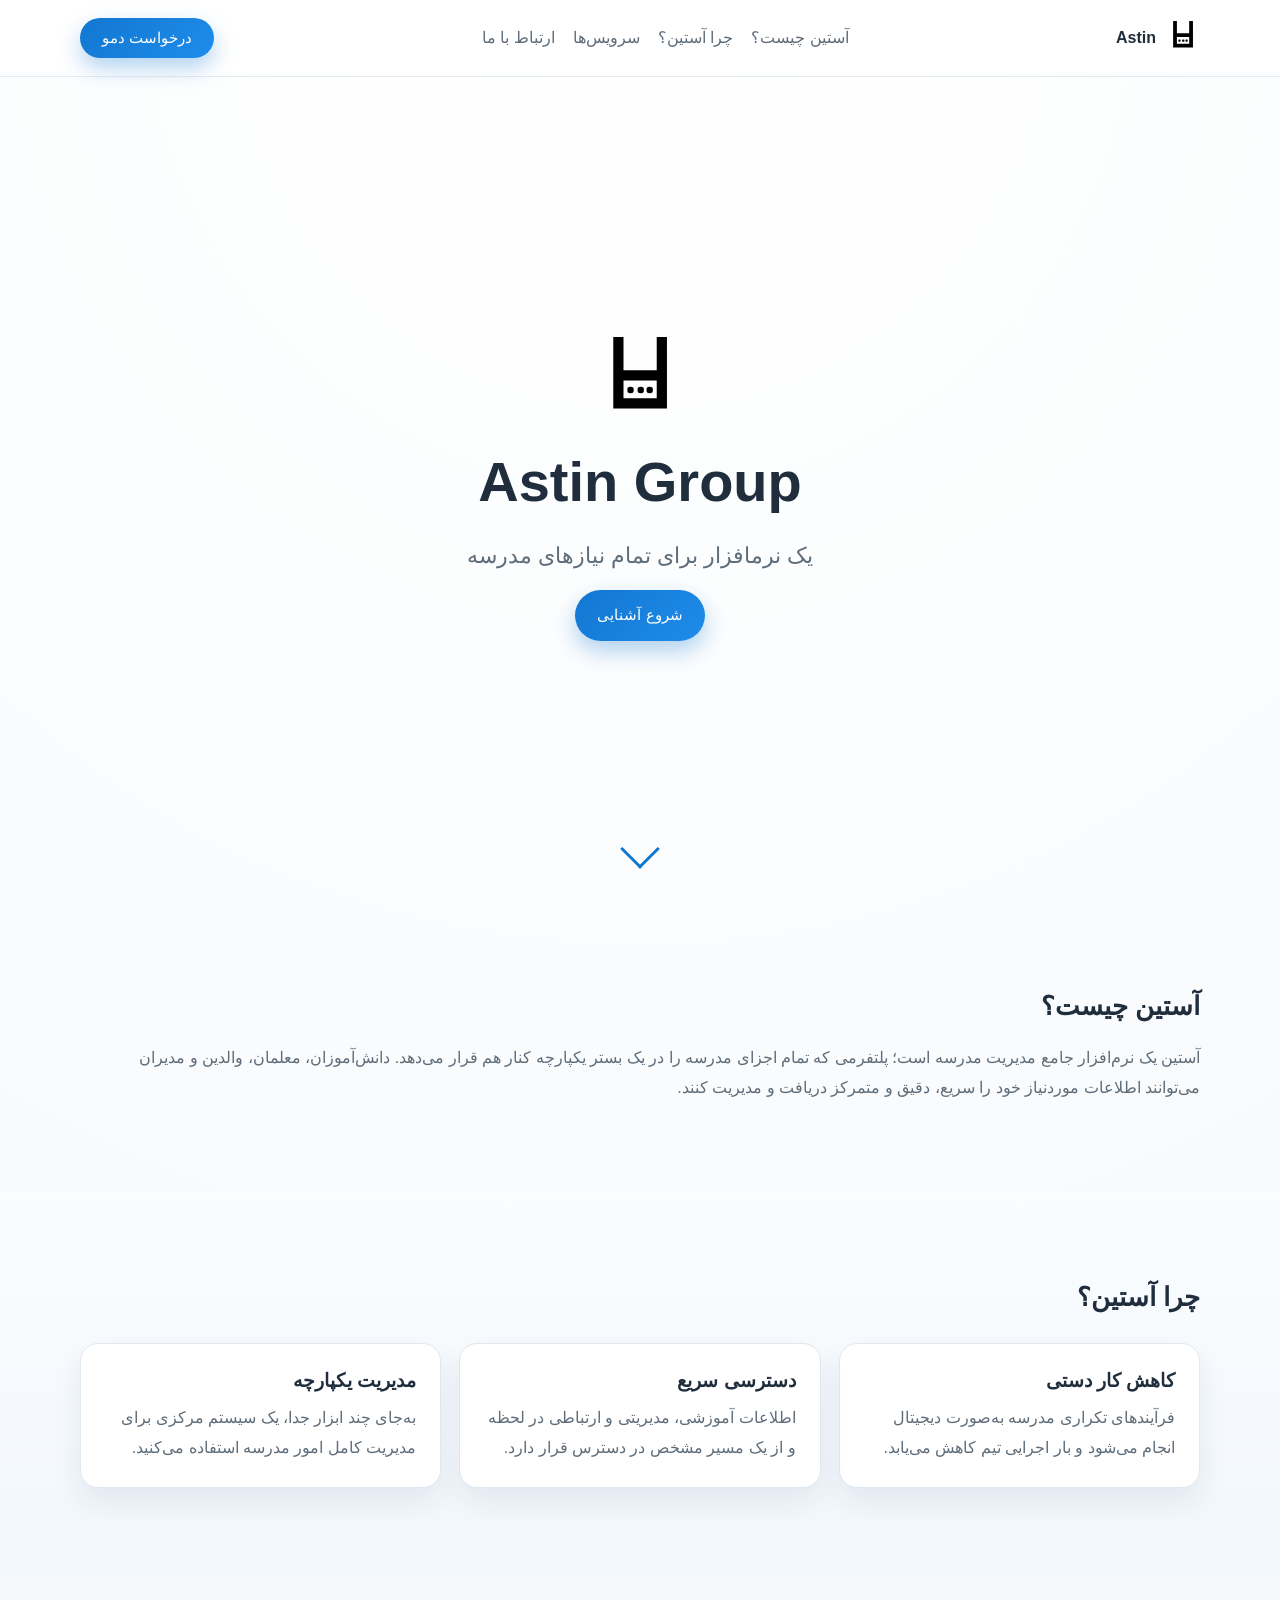
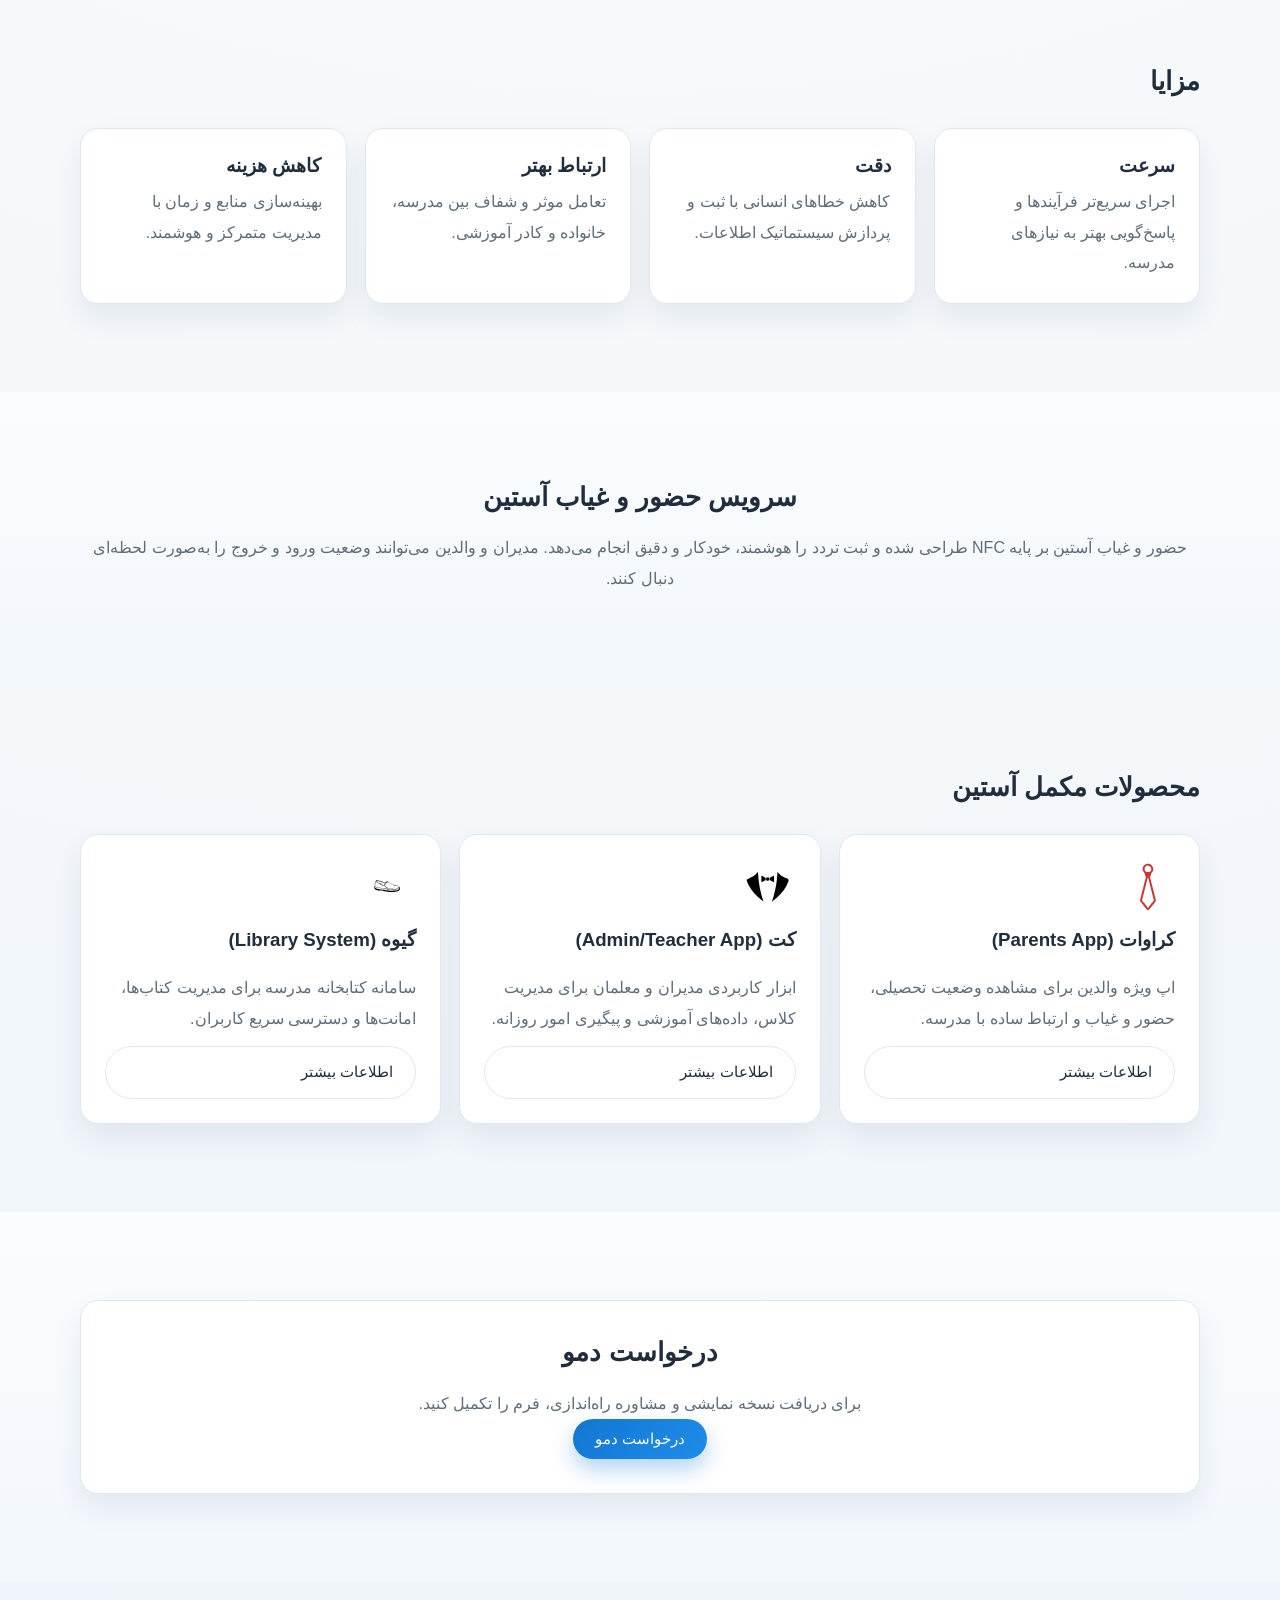
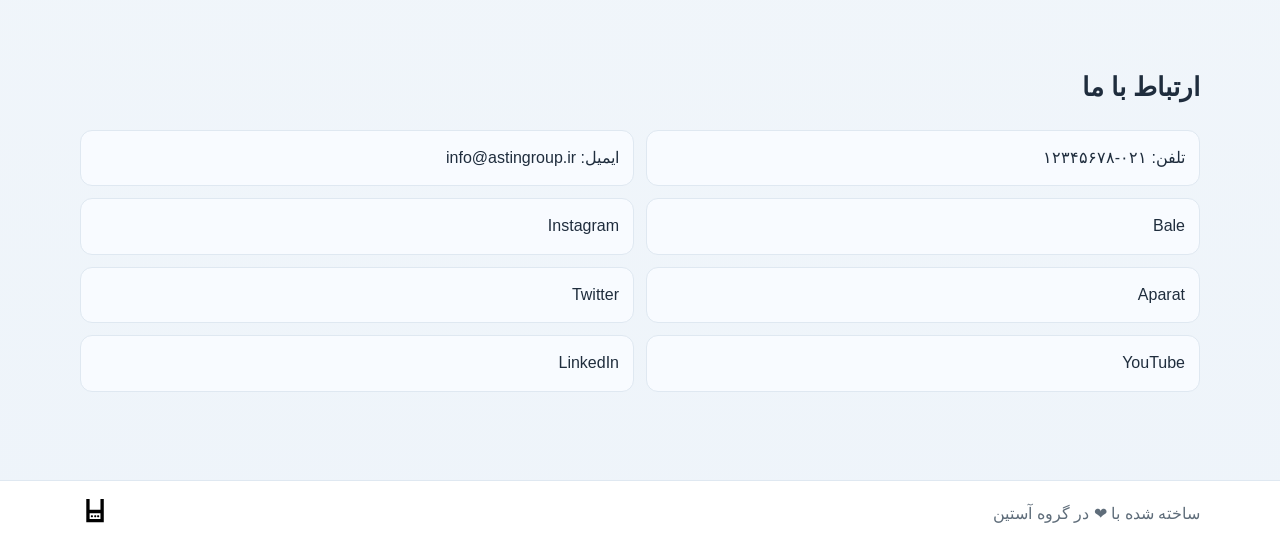
<file: index.html>
﻿<!DOCTYPE html>
<html lang="fa" dir="rtl">
<head>
  <meta charset="UTF-8" />
  <meta name="viewport" content="width=device-width, initial-scale=1.0" />
  <title>Astin Group | نرم‌افزار جامع مدیریت مدرسه</title>
  <meta name="description" content="آستین یک نرم‌افزار جامع مدیریت مدرسه است که دانش‌آموزان، معلمان، مدیران و والدین را در یک سیستم یکپارچه متصل می‌کند." />
  <meta property="og:title" content="Astin Group | نرم‌افزار جامع مدیریت مدرسه" />
  <meta property="og:description" content="آستین راهکار یکپارچه مدیریت مدرسه؛ از حضور و غیاب هوشمند تا ارتباط موثر بین خانواده و مدرسه." />
  <meta property="og:image" content="/static/images/og-image.png" />
  <meta property="og:type" content="website" />
  <meta property="og:locale" content="fa_IR" />
  <link rel="stylesheet" href="style.css" />
</head>
<body>
  <header class="site-header" id="top">
    <nav class="container nav">
      <a class="brand" href="#top" aria-label="صفحه اصلی آستین">
        <img src="/static/svgs/astin.svg" alt="لوگو آستین" />
        <span>Astin</span>
      </a>
      <ul class="nav-links">
        <li><a href="#about">آستین چیست؟</a></li>
        <li><a href="#why">چرا آستین؟</a></li>
        <li><a href="#services">سرویس‌ها</a></li>
        <li><a href="#contact">ارتباط با ما</a></li>
      </ul>
      <button class="btn btn-primary nav-cta" data-open-modal>درخواست دمو</button>
    </nav>
  </header>

  <main>
    <section class="hero section">
      <div class="container hero-content">
        <img class="hero-logo" src="/static/svgs/astin.svg" alt="Astin Group" />
        <h1>Astin Group</h1>
        <p class="subtitle">یک نرمافزار برای تمام نیازهای مدرسه</p>
        <a class="btn btn-primary" href="#about">شروع آشنایی</a>
      </div>
      <a href="#about" class="scroll-down" aria-label="اسکرول به پایین">
        <span></span>
      </a>
    </section>

    <section class="section" id="about">
      <div class="container">
        <h2>آستین چیست؟</h2>
        <p>
          آستین یک نرم‌افزار جامع مدیریت مدرسه است؛ پلتفرمی که تمام اجزای مدرسه را در یک بستر یکپارچه کنار هم قرار می‌دهد.
          دانش‌آموزان، معلمان، والدین و مدیران می‌توانند اطلاعات موردنیاز خود را سریع، دقیق و متمرکز دریافت و مدیریت کنند.
        </p>
      </div>
    </section>

    <section class="section section-alt" id="why">
      <div class="container">
        <h2>چرا آستین؟</h2>
        <div class="feature-grid three">
          <article class="card">
            <h3>کاهش کار دستی</h3>
            <p>فرآیندهای تکراری مدرسه به‌صورت دیجیتال انجام می‌شود و بار اجرایی تیم کاهش می‌یابد.</p>
          </article>
          <article class="card">
            <h3>دسترسی سریع</h3>
            <p>اطلاعات آموزشی، مدیریتی و ارتباطی در لحظه و از یک مسیر مشخص در دسترس قرار دارد.</p>
          </article>
          <article class="card">
            <h3>مدیریت یکپارچه</h3>
            <p>به‌جای چند ابزار جدا، یک سیستم مرکزی برای مدیریت کامل امور مدرسه استفاده می‌کنید.</p>
          </article>
        </div>
      </div>
    </section>

    <section class="section" id="benefits">
      <div class="container">
        <h2>مزایا</h2>
        <div class="feature-grid four">
          <article class="card"><h3>سرعت</h3><p>اجرای سریع‌تر فرآیندها و پاسخ‌گویی بهتر به نیازهای مدرسه.</p></article>
          <article class="card"><h3>دقت</h3><p>کاهش خطاهای انسانی با ثبت و پردازش سیستماتیک اطلاعات.</p></article>
          <article class="card"><h3>ارتباط بهتر</h3><p>تعامل موثر و شفاف بین مدرسه، خانواده و کادر آموزشی.</p></article>
          <article class="card"><h3>کاهش هزینه</h3><p>بهینه‌سازی منابع و زمان با مدیریت متمرکز و هوشمند.</p></article>
        </div>
      </div>
    </section>

    <section class="section section-alt" id="services">
      <div class="container service-highlight">
        <h2>سرویس حضور و غیاب آستین</h2>
        <p>
          حضور و غیاب آستین بر پایه NFC طراحی شده و ثبت تردد را هوشمند، خودکار و دقیق انجام می‌دهد.
          مدیران و والدین می‌توانند وضعیت ورود و خروج را به‌صورت لحظه‌ای دنبال کنند.
        </p>
      </div>
    </section>

    <section class="section" id="apps">
      <div class="container">
        <h2>محصولات مکمل آستین</h2>
        <div class="apps-grid">
          <article class="app-card">
            <img src="/static/svgs/keravat.svg" alt="کراوات" />
            <h3>کراوات (Parents App)</h3>
            <p>اپ ویژه والدین برای مشاهده وضعیت تحصیلی، حضور و غیاب و ارتباط ساده با مدرسه.</p>
            <a class="btn btn-outline" href="/keravat.html">اطلاعات بیشتر</a>
          </article>
          <article class="app-card">
            <img src="/static/svgs/cote.svg" alt="کت" />
            <h3>کت (Admin/Teacher App)</h3>
            <p>ابزار کاربردی مدیران و معلمان برای مدیریت کلاس، داده‌های آموزشی و پیگیری امور روزانه.</p>
            <a class="btn btn-outline" href="/cote.html">اطلاعات بیشتر</a>
          </article>
          <article class="app-card">
            <img src="/static/svgs/geve.svg" alt="گیوه" />
            <h3>گیوه (Library System)</h3>
            <p>سامانه کتابخانه مدرسه برای مدیریت کتاب‌ها، امانت‌ها و دسترسی سریع کاربران.</p>
            <a class="btn btn-outline" href="/giveh.html">اطلاعات بیشتر</a>
          </article>
        </div>
      </div>
    </section>

    <section class="section section-alt" id="demo">
      <div class="container demo-box">
        <h2>درخواست دمو</h2>
        <p>برای دریافت نسخه نمایشی و مشاوره راه‌اندازی، فرم را تکمیل کنید.</p>
        <button class="btn btn-primary" data-open-modal>درخواست دمو</button>
      </div>
    </section>

    <section class="section" id="contact">
      <div class="container">
        <h2>ارتباط با ما</h2>
        <div class="contact-grid">
          <a href="tel:+982112345678">تلفن: ۰۲۱-۱۲۳۴۵۶۷۸</a>
          <a href="mailto:info@astingroup.ir">ایمیل: info@astingroup.ir</a>
          <a href="https://bale.ai/astin" target="_blank" rel="noopener">Bale</a>
          <a href="https://instagram.com/astin" target="_blank" rel="noopener">Instagram</a>
          <a href="https://aparat.com/astin" target="_blank" rel="noopener">Aparat</a>
          <a href="https://twitter.com/astin" target="_blank" rel="noopener">Twitter</a>
          <a href="https://youtube.com/@astin" target="_blank" rel="noopener">YouTube</a>
          <a href="https://linkedin.com/company/astin" target="_blank" rel="noopener">LinkedIn</a>
        </div>
      </div>
    </section>
  </main>

  <footer class="site-footer">
    <div class="container footer-content">
      <p>ساخته شده با <span aria-hidden="true">❤</span> در گروه آستین</p>
      <img src="/static/svgs/astin.svg" alt="لوگو آستین" />
    </div>
  </footer>

  <div class="modal" id="demoModal" aria-hidden="true" role="dialog" aria-labelledby="demoTitle">
    <div class="modal-backdrop" data-close-modal></div>
    <div class="modal-panel">
      <button class="modal-close" aria-label="بستن" data-close-modal>&times;</button>
      <h2 id="demoTitle">فرم درخواست دمو</h2>
      <form class="demo-form" novalidate>
        <label>
          نام مدرسه
          <input type="text" name="school" required />
        </label>
        <label>
          نام ثبتکننده
          <input type="text" name="registrar" required />
        </label>
        <label>
          شماره تماس
          <input type="tel" name="phone" required />
        </label>
        <label>
          نحوه آشنایی
          <select name="source" id="sourceSelect" required>
            <option value="">انتخاب کنید</option>
            <option value="google">گوگل</option>
            <option value="social">شبکههای اجتماعی</option>
            <option value="astin-ads">تبلیغات آستین</option>
            <option value="manager-ref">پیشنهاد مدیران دیگر</option>
            <option value="other">سایر</option>
          </select>
        </label>

        <label id="managerSchoolField" class="conditional" hidden>
          نام مدرسه پیشنهاددهنده
          <input type="text" name="ref_school" />
        </label>

        <label id="otherExplainField" class="conditional" hidden>
          توضیحات
          <input type="text" name="other_explain" />
        </label>

        <button type="submit" class="btn btn-primary">ارسال درخواست</button>
      </form>
    </div>
  </div>

  <script src="main.js"></script>
</body>
</html>
</file>
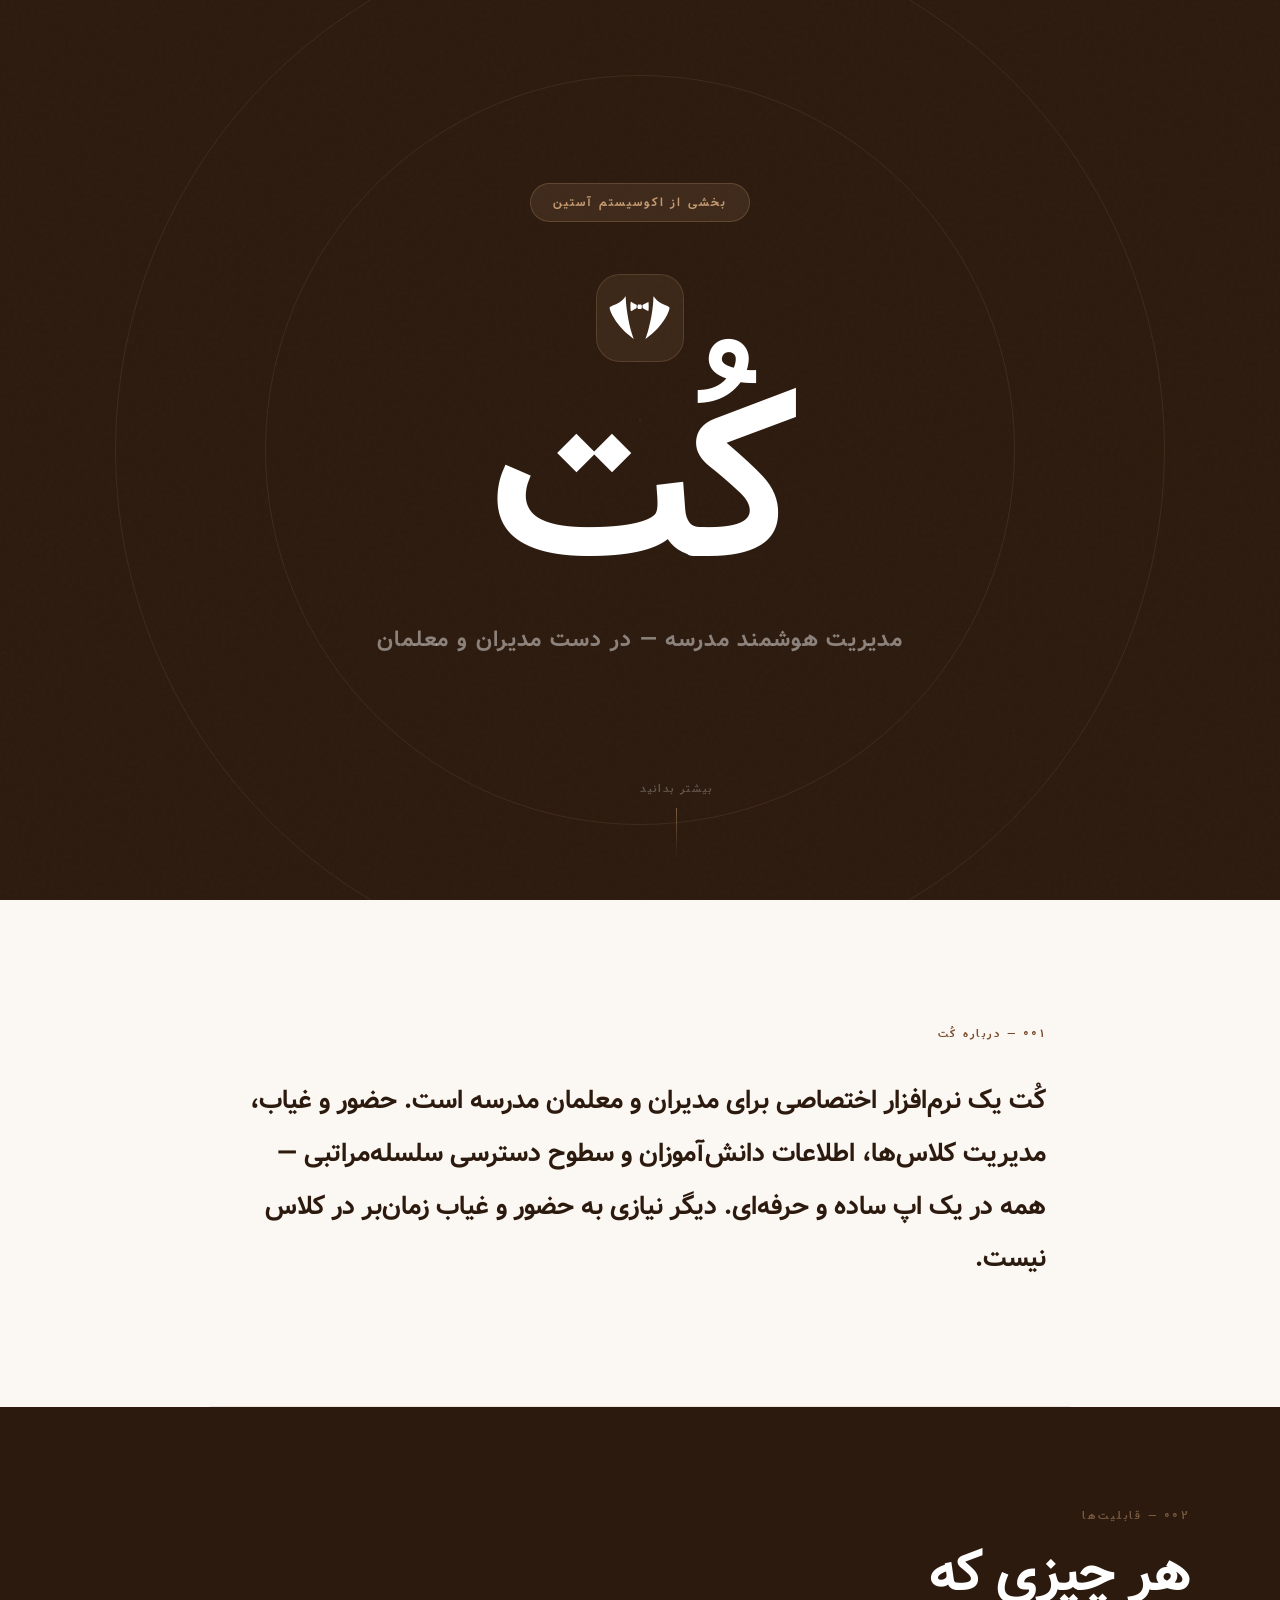
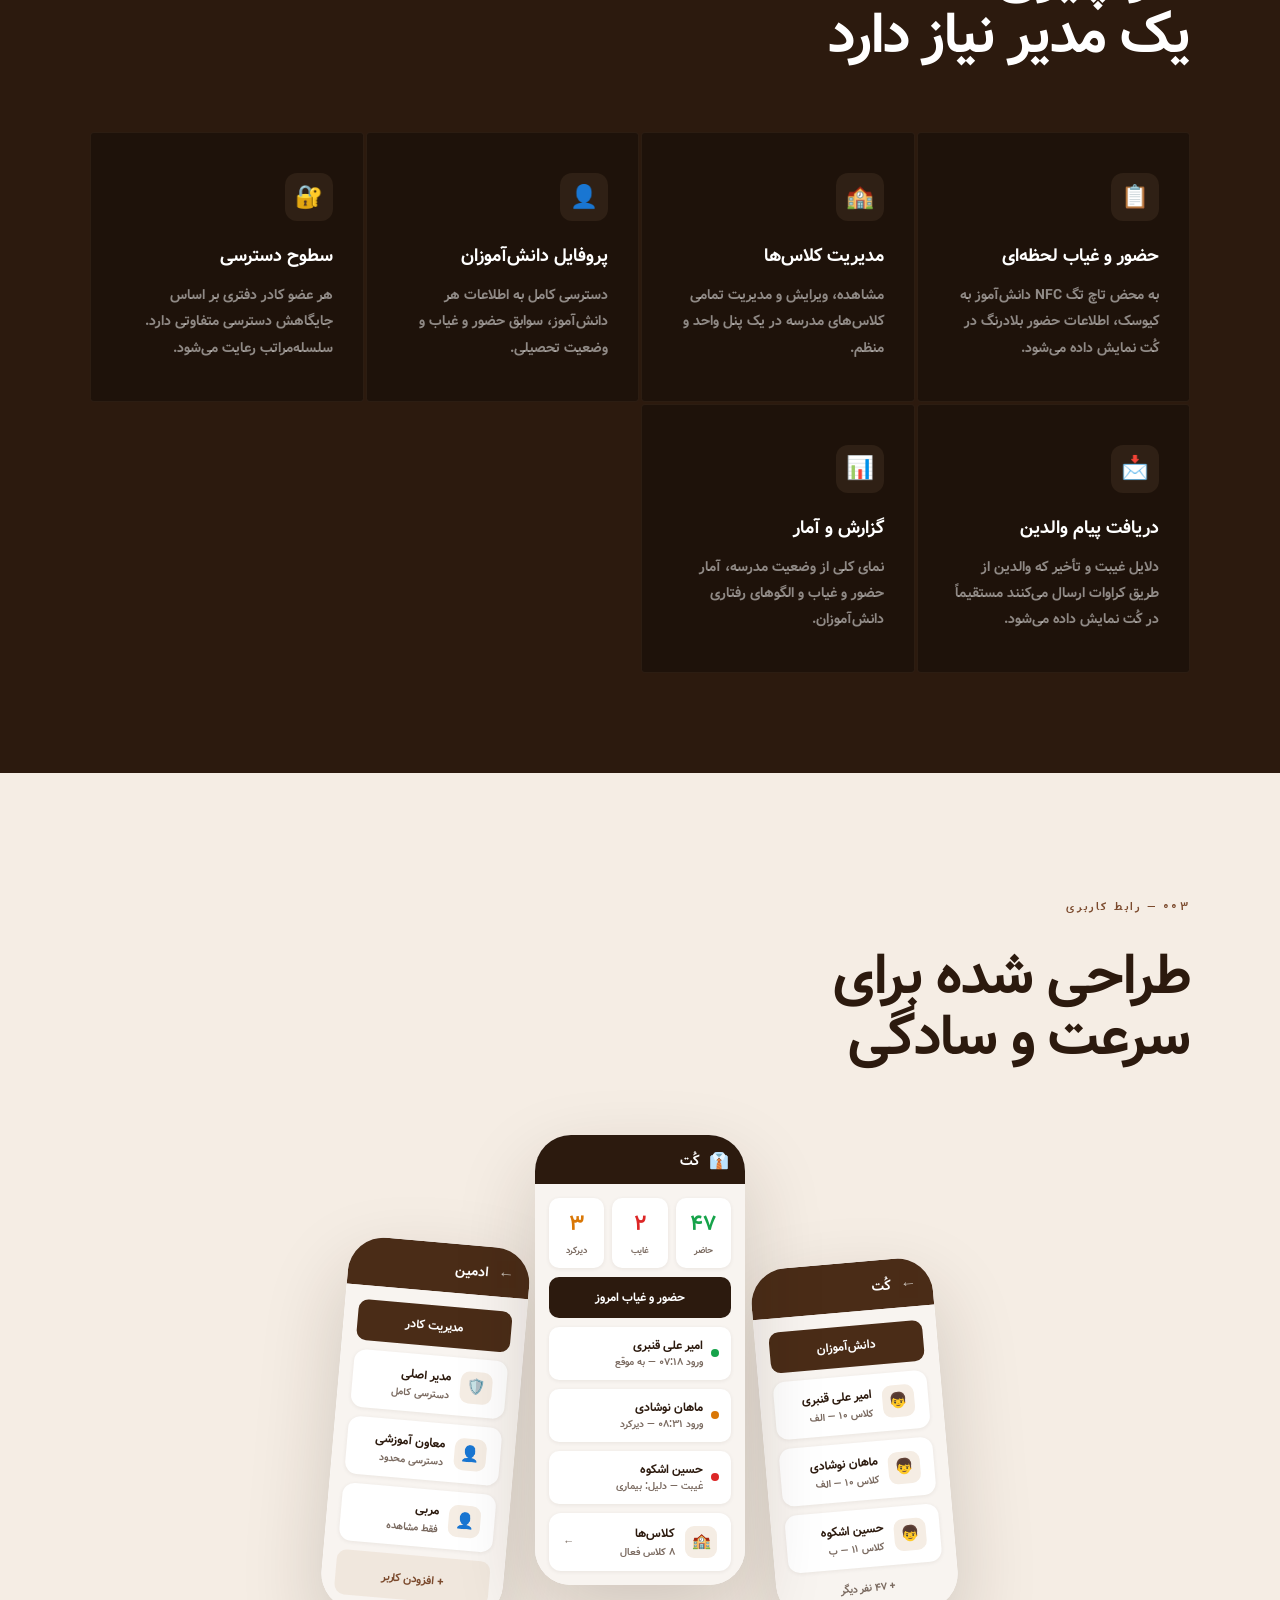
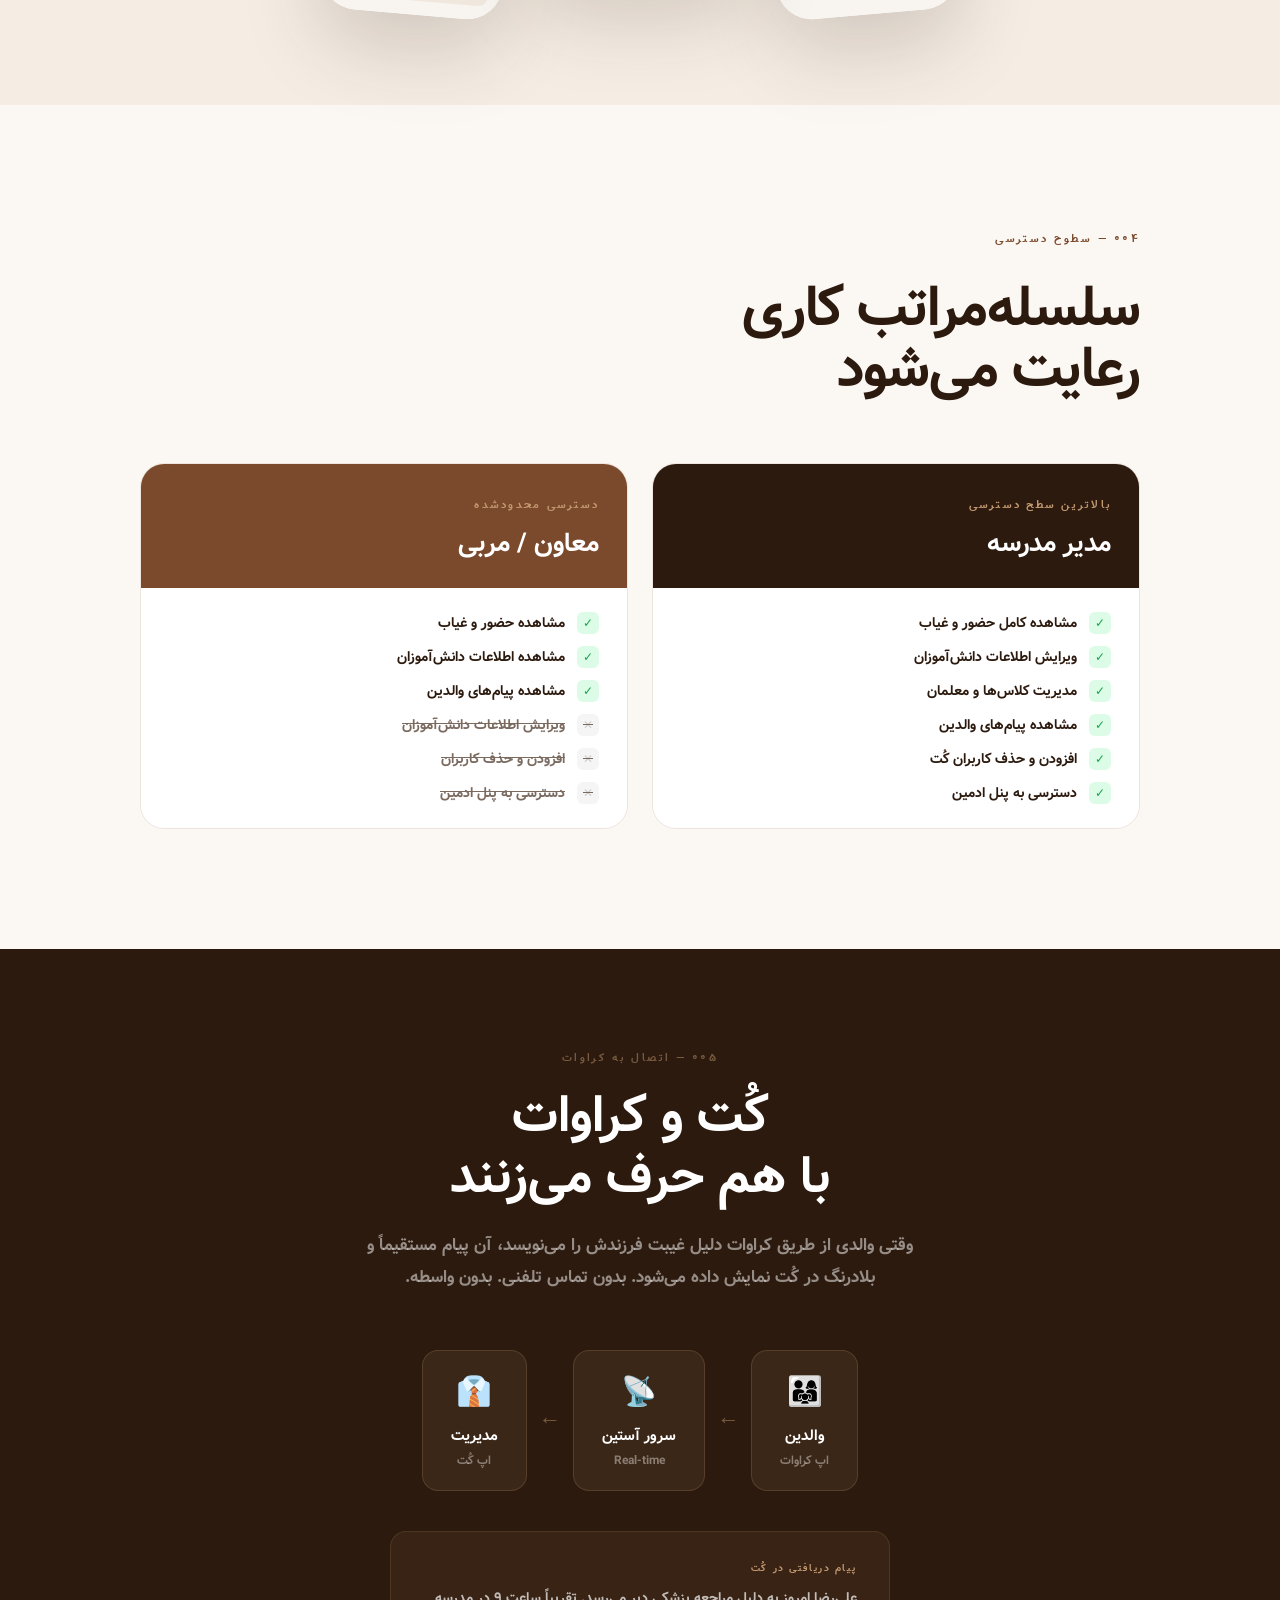
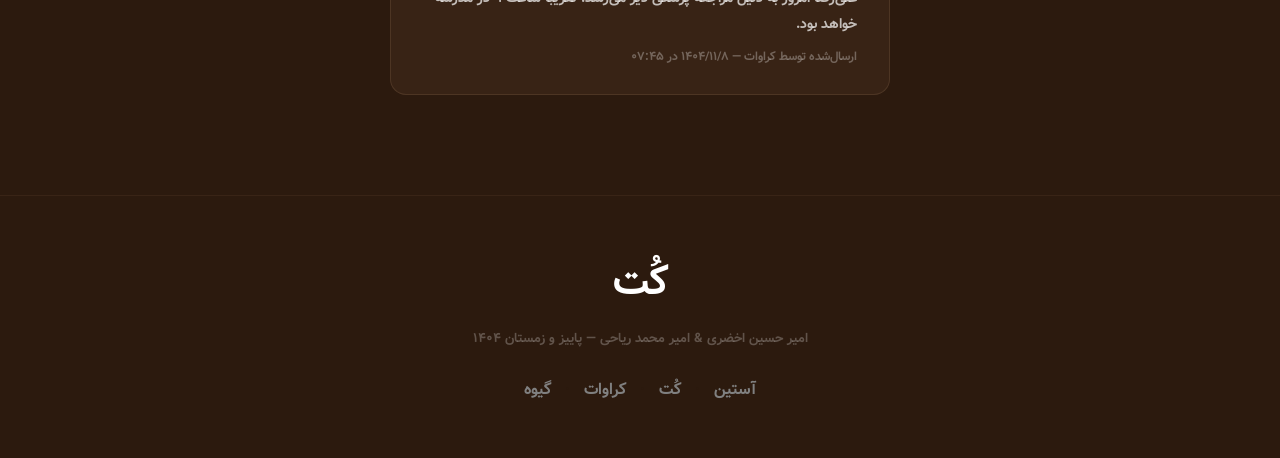
<file: coat/index.html>
<!DOCTYPE html>
<html lang="fa" dir="rtl">
<!-- Matomo -->
<script>
  var _paq = window._paq = window._paq || [];
  /* tracker methods like "setCustomDimension" should be called before "trackPageView" */
  _paq.push(['trackPageView']);
  _paq.push(['enableLinkTracking']);
  (function() {
    var u="//analytics.astinapp.ir/";
    _paq.push(['setTrackerUrl', u+'matomo.php']);
    _paq.push(['setSiteId', '1']);
    var d=document, g=d.createElement('script'), s=d.getElementsByTagName('script')[0];
    g.async=true; g.src=u+'matomo.js'; s.parentNode.insertBefore(g,s);
  })();
</script>
<!-- End Matomo Code -->
<head>
  <meta charset="UTF-8">
  <meta name="viewport" content="width=device-width, initial-scale=1.0">
  <title>کُت — مدیریت هوشمند مدرسه</title>
     <link rel="icon" href="./cote.svg" type="image/x-icon">

  <style>
    :root {
      --brown-dark:  #2C1A0E;
      --brown:       #4A2C17;
      --brown-mid:   #7B4A2D;
      --brown-light: #C49A72;
      --brown-pale:  #F5EDE4;
      --cream:       #FBF7F3;
      --white:       #ffffff;
      --gray:        #7a6a60;
      --gray-light:  #EDE5DD;
    }

    @font-face {

  font-family: "Vazirmatn";

  src: url("./Vazir-Bold.ttf") format("truetype");

  font-weight: 100 900;

  font-style:normal;
  

  }


    * { margin: 0; padding: 0; box-sizing: border-box; }
    html { scroll-behavior: smooth; }

    body {
      font-family: 'Vazirmatn', sans-serif;
      background: var(--cream);
      color: var(--brown-dark);
      overflow-x: hidden;
    }

    /* ===== HERO ===== */
    .hero {
      background: var(--brown-dark);
      min-height: 100vh;
      display: flex;
      flex-direction: column;
      justify-content: center;
      align-items: center;
      text-align: center;
      padding: 80px 24px 140px;
      position: relative;
      overflow: hidden;
    }

    .hero-noise {
      position: absolute;
      inset: 0;
      background-image: url("data:image/svg+xml,%3Csvg viewBox='0 0 256 256' xmlns='http://www.w3.org/2000/svg'%3E%3Cfilter id='noise'%3E%3CfeTurbulence type='fractalNoise' baseFrequency='0.9' numOctaves='4' stitchTiles='stitch'/%3E%3C/filter%3E%3Crect width='100%25' height='100%25' filter='url(%23noise)' opacity='0.04'/%3E%3C/svg%3E");
      pointer-events: none;
      opacity: 0.5;
    }

    .hero-ring {
      position: absolute;
      border-radius: 50%;
      border: 1px solid rgba(196,154,114,0.12);
      pointer-events: none;
    }
    .hero-ring:nth-child(1) { width: 500px; height: 500px; top: 50%; left: 50%; transform: translate(-50%,-50%); }
    .hero-ring:nth-child(2) { width: 750px; height: 750px; top: 50%; left: 50%; transform: translate(-50%,-50%); }
    .hero-ring:nth-child(3) { width: 1050px; height: 1050px; top: 50%; left: 50%; transform: translate(-50%,-50%); }

    .hero-badge {
      display: inline-flex;
      align-items: center;
      gap: 8px;
      background: rgba(196,154,114,0.12);
      border: 1px solid rgba(196,154,114,0.25);
      color: var(--brown-light);
      font-size: 0.75rem;
      font-weight: 600;
      letter-spacing: 0.18em;
      padding: 9px 22px;
      border-radius: 100px;
      margin-bottom: 52px;
      opacity: 0;
      animation: fadeUp 0.6s ease 0.2s forwards;
    }

    .hero-icon {
      width: 88px; height: 88px;
      background: rgba(196,154,114,0.1);
      border: 1px solid rgba(196,154,114,0.2);
      border-radius: 24px;
      display: flex; align-items: center; justify-content: center;
      margin: 0 auto 36px;
      font-size: 2.6rem;
      opacity: 0;
      animation: fadeUp 0.7s ease 0.35s forwards;
    }

    .hero h1 {
      font-size: clamp(6rem, 22vw, 14rem);
      font-weight: 900;
      color: var(--white);
      line-height: 0.88;
      letter-spacing: -0.04em;
      opacity: 0;
      animation: fadeUp 0.8s ease 0.5s forwards;
    }

    .hero h1 span {
      color: var(--brown-light);
    }

    .hero-sub {
      font-size: clamp(1rem, 2.2vw, 1.35rem);
      font-weight: 300;
      color: rgba(255,255,255,0.45);
      margin-top: 28px;
      letter-spacing: 0.06em;
      opacity: 0;
      animation: fadeUp 0.7s ease 0.7s forwards;
    }

    .hero-scroll {
      position: absolute;
      bottom: 44px;
      left: 50%; transform: translateX(-50%);
      display: flex; flex-direction: column; align-items: center; gap: 10px;
      opacity: 0;
      animation: fadeUp 0.6s ease 1.1s forwards;
    }

    .hero-scroll span {
      font-size: 0.7rem;
      color: rgba(255,255,255,0.25);
      letter-spacing: 0.15em;
    }

    .scroll-line {
      width: 1px; height: 48px;
      background: linear-gradient(to bottom, rgba(196,154,114,0.5), transparent);
      animation: scrollLine 1.8s ease infinite;
    }

    @keyframes scrollLine {
      0%   { transform: scaleY(0); transform-origin: top; }
      50%  { transform: scaleY(1); transform-origin: top; }
      51%  { transform: scaleY(1); transform-origin: bottom; }
      100% { transform: scaleY(0); transform-origin: bottom; }
    }

    /* ===== INTRO ===== */
    .intro {
      padding: 120px 24px;
      max-width: 860px;
      margin: 0 auto;
      border-bottom: 1px solid var(--gray-light);
    }

    .label-tag {
      display: inline-block;
      font-size: 0.7rem;
      font-weight: 700;
      letter-spacing: 0.22em;
      text-transform: uppercase;
      color: var(--brown-mid);
      margin-bottom: 32px;
    }

    .intro p {
      font-size: clamp(1.25rem, 2.6vw, 1.65rem);
      font-weight: 300;
      line-height: 2;
      color: var(--brown-dark);
      opacity: 0;
      transform: translateY(28px);
      transition: all 0.8s ease;
    }

    .intro p.visible { opacity: 1; transform: translateY(0); }
    .intro strong { font-weight: 800; }

    /* ===== FEATURES ===== */
    .features {
      padding: 100px 24px;
      background: var(--brown-dark);
    }

    .features-inner {
      max-width: 1100px;
      margin: 0 auto;
    }

    .feat-label {
      font-size: 0.7rem;
      font-weight: 700;
      letter-spacing: 0.22em;
      color: rgba(196,154,114,0.5);
      margin-bottom: 20px;
    }

    .feat-title {
      font-size: clamp(2rem, 5vw, 3.5rem);
      font-weight: 900;
      color: var(--white);
      line-height: 1.1;
      letter-spacing: -0.02em;
      margin-bottom: 64px;
    }

    .feat-grid {
      display: grid;
      grid-template-columns: repeat(auto-fit, minmax(260px, 1fr));
      gap: 2px;
    }

    .feat-card {
      background: #1e120a;
      padding: 40px 30px;
      border: 1px solid rgba(196,154,114,0.08);
      border-radius: 4px;
      opacity: 0;
      transform: translateY(30px);
      transition: all 0.55s ease;
    }

    .feat-card.visible { opacity: 1; transform: translateY(0); }
    .feat-card:hover { background: #271708; }

    .feat-card-icon {
      width: 48px; height: 48px;
      background: rgba(196,154,114,0.1);
      border-radius: 12px;
      display: flex; align-items: center; justify-content: center;
      font-size: 1.4rem;
      margin-bottom: 22px;
    }

    .feat-card h3 {
      font-size: 1.1rem;
      font-weight: 700;
      color: var(--white);
      margin-bottom: 12px;
    }

    .feat-card p {
      font-size: 0.88rem;
      color: rgba(255,255,255,0.5);
      line-height: 1.85;
    }

    /* ===== MOCKUP ===== */
    .mockup-section {
      padding: 120px 24px;
      background: var(--brown-pale);
    }

    .mockup-inner {
      max-width: 1100px;
      margin: 0 auto;
    }

    .phones-stage {
      display: flex;
      justify-content: center;
      align-items: flex-end;
      gap: 16px;
      margin-top: 64px;
    }

    .phone {
      background: var(--white);
      border-radius: 36px;
      overflow: hidden;
      box-shadow: 0 32px 80px rgba(44,26,14,0.18);
      opacity: 0;
      transition: all 0.7s ease;
      flex-shrink: 0;
    }

    .phone.visible { opacity: 1; }

    .phone.main  { width: 210px; z-index: 3; }
    .phone.side  { width: 182px; z-index: 2; }

    .phone.main  { transform: translateY(0px); }
    .phone.left  { transform: rotate(-5deg) translateY(30px); }
    .phone.right { transform: rotate(5deg) translateY(30px); }

    .phone.main.visible  { transform: translateY(0); }
    .phone.left.visible  { transform: rotate(-5deg) translateY(30px); }
    .phone.right.visible { transform: rotate(5deg) translateY(30px); }

    /* phone header */
    .ph {
      padding: 14px 16px 10px;
      display: flex;
      align-items: center;
      gap: 10px;
      color: var(--white);
      font-size: 0.85rem;
      font-weight: 700;
    }

    .ph-back { font-size: 1rem; opacity: 0.7; }

    /* phone body */
    .pb {
      padding: 14px;
      display: flex;
      flex-direction: column;
      gap: 9px;
      background: #f8f4f0;
      min-height: 300px;
    }

    .pb-title {
      font-size: 0.68rem;
      font-weight: 700;
      color: var(--brown-mid);
      letter-spacing: 0.12em;
      padding: 4px 0 2px;
    }

    .pb-row {
      background: var(--white);
      border-radius: 12px;
      padding: 11px 14px;
      display: flex;
      align-items: center;
      gap: 10px;
      box-shadow: 0 1px 4px rgba(44,26,14,0.07);
    }

    .pb-row-icon {
      width: 32px; height: 32px;
      border-radius: 9px;
      display: flex; align-items: center; justify-content: center;
      font-size: 0.95rem;
      flex-shrink: 0;
      background: var(--brown-pale);
    }

    .pb-row-text { flex: 1; }
    .pb-row-text .t { font-size: 0.75rem; font-weight: 700; color: var(--brown-dark); }
    .pb-row-text .s { font-size: 0.62rem; color: var(--gray); margin-top: 2px; }

    .pb-chip {
      border-radius: 10px;
      padding: 11px 14px;
      font-size: 0.75rem;
      font-weight: 700;
      text-align: center;
      color: var(--white);
      background: var(--brown);
    }

    .pb-stat-row {
      display: flex;
      gap: 8px;
    }

    .pb-stat {
      flex: 1;
      background: var(--white);
      border-radius: 10px;
      padding: 10px 6px;
      text-align: center;
      box-shadow: 0 1px 4px rgba(44,26,14,0.07);
    }

    .pb-stat .n { font-size: 1.3rem; font-weight: 900; color: var(--brown-dark); }
    .pb-stat .l { font-size: 0.58rem; color: var(--gray); margin-top: 2px; }
    .pb-stat.green .n { color: #16a34a; }
    .pb-stat.red   .n { color: #dc2626; }
    .pb-stat.amber .n { color: #d97706; }

    .pb-entry {
      background: var(--white);
      border-radius: 10px;
      padding: 10px 12px;
      display: flex;
      align-items: center;
      gap: 8px;
      box-shadow: 0 1px 4px rgba(44,26,14,0.07);
    }

    .pb-dot {
      width: 8px; height: 8px;
      border-radius: 50%;
      flex-shrink: 0;
    }

    .pb-entry .t { font-size: 0.72rem; font-weight: 700; color: var(--brown-dark); }
    .pb-entry .s { font-size: 0.6rem; color: var(--gray); }

    /* ===== ACCESS LEVELS ===== */
    .access-section {
      padding: 120px 24px;
    }

    .access-inner {
      max-width: 1000px;
      margin: 0 auto;
    }

    .access-grid {
      display: grid;
      grid-template-columns: 1fr 1fr;
      gap: 24px;
      margin-top: 60px;
    }

    .access-card {
      border: 1px solid var(--gray-light);
      border-radius: 24px;
      overflow: hidden;
      opacity: 0;
      transform: translateY(24px);
      transition: all 0.6s ease;
    }

    .access-card.visible { opacity: 1; transform: translateY(0); }

    .access-header {
      padding: 32px 28px 24px;
      background: var(--brown-dark);
    }

    .access-role {
      font-size: 0.7rem;
      font-weight: 700;
      letter-spacing: 0.2em;
      color: var(--brown-light);
      margin-bottom: 10px;
    }

    .access-name {
      font-size: 1.6rem;
      font-weight: 900;
      color: var(--white);
    }

    .access-body {
      padding: 24px 28px;
      background: var(--white);
      display: flex;
      flex-direction: column;
      gap: 12px;
    }

    .access-item {
      display: flex;
      align-items: center;
      gap: 12px;
      font-size: 0.9rem;
      color: var(--brown-dark);
    }

    .access-item.no { color: var(--gray); text-decoration: line-through; }

    .access-check {
      width: 22px; height: 22px;
      border-radius: 6px;
      display: flex; align-items: center; justify-content: center;
      font-size: 0.75rem;
      flex-shrink: 0;
    }

    .access-check.yes { background: #dcfce7; color: #16a34a; }
    .access-check.no  { background: #f5f5f5; color: #ccc; }

    /* ===== KERAVAT BRIDGE ===== */
    .bridge-section {
      background: var(--brown-dark);
      padding: 100px 24px;
    }

    .bridge-inner {
      max-width: 900px;
      margin: 0 auto;
      text-align: center;
    }

    .bridge-inner h2 {
      font-size: clamp(2rem, 4.5vw, 3.2rem);
      font-weight: 900;
      color: var(--white);
      line-height: 1.2;
      margin: 20px 0 20px;
    }

    .bridge-inner p {
      font-size: 1.05rem;
      color: rgba(255,255,255,0.5);
      line-height: 1.9;
      max-width: 580px;
      margin: 0 auto 56px;
    }

    .bridge-flow {
      display: flex;
      align-items: center;
      justify-content: center;
      gap: 0;
      flex-wrap: wrap;
    }

    .bridge-node {
      background: rgba(196,154,114,0.1);
      border: 1px solid rgba(196,154,114,0.2);
      border-radius: 16px;
      padding: 20px 28px;
      text-align: center;
      opacity: 0;
      transform: translateY(20px);
      transition: all 0.5s ease;
    }

    .bridge-node.visible { opacity: 1; transform: translateY(0); }

    .bridge-node .ico { font-size: 1.8rem; display: block; margin-bottom: 8px; }
    .bridge-node .nm  { font-size: 0.95rem; font-weight: 700; color: var(--white); }
    .bridge-node .dc  { font-size: 0.72rem; color: rgba(255,255,255,0.4); margin-top: 4px; }

    .bridge-arrow {
      color: var(--brown-light);
      font-size: 1.4rem;
      padding: 0 12px;
      opacity: 0.5;
    }

    .bridge-msg {
      background: rgba(196,154,114,0.08);
      border: 1px solid rgba(196,154,114,0.15);
      border-radius: 16px;
      padding: 28px 32px;
      margin-top: 40px;
      text-align: right;
      max-width: 500px;
      margin-left: auto;
      margin-right: auto;
    }

    .bridge-msg .tag {
      font-size: 0.65rem;
      font-weight: 700;
      letter-spacing: 0.15em;
      color: var(--brown-light);
      margin-bottom: 10px;
    }

    .bridge-msg .text {
      font-size: 0.9rem;
      color: rgba(255,255,255,0.7);
      line-height: 1.8;
    }

    .bridge-msg .sender {
      font-size: 0.72rem;
      color: rgba(255,255,255,0.3);
      margin-top: 10px;
    }

    /* ===== FOOTER ===== */
    footer {
      background: var(--brown-dark);
      border-top: 1px solid rgba(196,154,114,0.08);
      padding: 56px 24px;
      text-align: center;
    }

    .footer-name {
      font-size: 2.5rem;
      font-weight: 900;
      color: var(--white);
      letter-spacing: -0.04em;
    }

    .footer-name span { color: var(--brown-light); }

    .footer-sub {
      font-size: 0.8rem;
      color: rgba(255,255,255,0.25);
      margin-top: 14px;
    }

    .footer-ecosystem {
      display: flex;
      gap: 14px;
      justify-content: center;
      flex-wrap: wrap;
      margin-top: 28px;
    }

    .fe-item {
      font-size: 0.75rem;
      color: rgba(255,255,255,0.3);
    }

    .fe-sep { color: rgba(196,154,114,0.3); }

    /* ===== ANIMATIONS ===== */
    @keyframes fadeUp {
      from { opacity: 0; transform: translateY(28px); }
      to   { opacity: 1; transform: translateY(0); }
    }

    @media (max-width: 700px) {
      .access-grid { grid-template-columns: 1fr; }
      .phones-stage .phone.side { display: none; }
      .phone.main { width: 230px !important; }
      .bridge-flow { flex-direction: column; }
      .bridge-arrow { transform: rotate(90deg); }
    }
        img[src$="./cote.svg"] {
      filter: brightness(0) saturate(100%) invert(100%);
        width: 80px;      
    height: 80px;  
}
a{
  text-decoration: none;
  color: gray;
}
  </style>
</head>
<body>

<!-- ===== HERO ===== -->
<section class="hero">
  <div class="hero-noise"></div>
  <div class="hero-ring"></div>
  <div class="hero-ring"></div>
  <div class="hero-ring"></div>

  <div class="hero-badge">بخشی از اکوسیستم آستین</div>

  <div class="hero-icon">
    <img src="./cote.svg" alt="">
  </div>

  <h1>ک<span>ُ</span>ت</h1>
  <p class="hero-sub">مدیریت هوشمند مدرسه — در دست مدیران و معلمان</p>

  <div class="hero-scroll">
    <span>بیشتر بدانید</span>
    <div class="scroll-line"></div>
  </div>
</section>

<!-- ===== INTRO ===== -->
<section class="intro">
  <div class="label-tag">۰۰۱ — درباره کُت</div>
  <p>
    کُت یک نرم‌افزار <strong>اختصاصی برای مدیران و معلمان</strong> مدرسه است.
    حضور و غیاب، مدیریت کلاس‌ها، اطلاعات دانش‌آموزان و سطوح دسترسی سلسله‌مراتبی —
    همه در یک اپ <strong>ساده و حرفه‌ای</strong>.
    دیگر نیازی به حضور و غیاب زمان‌بر در کلاس نیست.
  </p>
</section>

<!-- ===== FEATURES ===== -->
<section class="features">
  <div class="features-inner">
    <div class="feat-label">۰۰۲ — قابلیت‌ها</div>
    <h2 class="feat-title">هر چیزی که<br>یک مدیر نیاز دارد</h2>

    <div class="feat-grid">
      <div class="feat-card">
        <div class="feat-card-icon">📋</div>
        <h3>حضور و غیاب لحظه‌ای</h3>
        <p>به محض تاچ تگ NFC دانش‌آموز به کیوسک، اطلاعات حضور بلادرنگ در کُت نمایش داده می‌شود.</p>
      </div>
      <div class="feat-card">
        <div class="feat-card-icon">🏫</div>
        <h3>مدیریت کلاس‌ها</h3>
        <p>مشاهده، ویرایش و مدیریت تمامی کلاس‌های مدرسه در یک پنل واحد و منظم.</p>
      </div>
      <div class="feat-card">
        <div class="feat-card-icon">👤</div>
        <h3>پروفایل دانش‌آموزان</h3>
        <p>دسترسی کامل به اطلاعات هر دانش‌آموز، سوابق حضور و غیاب و وضعیت تحصیلی.</p>
      </div>
      <div class="feat-card">
        <div class="feat-card-icon">🔐</div>
        <h3>سطوح دسترسی</h3>
        <p>هر عضو کادر دفتری بر اساس جایگاهش دسترسی متفاوتی دارد. سلسله‌مراتب رعایت می‌شود.</p>
      </div>
      <div class="feat-card">
        <div class="feat-card-icon">📩</div>
        <h3>دریافت پیام والدین</h3>
        <p>دلایل غیبت و تأخیر که والدین از طریق کراوات ارسال می‌کنند مستقیماً در کُت نمایش داده می‌شود.</p>
      </div>
      <div class="feat-card">
        <div class="feat-card-icon">📊</div>
        <h3>گزارش و آمار</h3>
        <p>نمای کلی از وضعیت مدرسه، آمار حضور و غیاب و الگوهای رفتاری دانش‌آموزان.</p>
      </div>
    </div>
  </div>
</section>

<!-- ===== MOCKUP ===== -->
<section class="mockup-section">
  <div class="mockup-inner">
    <div class="label-tag">۰۰۳ — رابط کاربری</div>
    <h2 class="feat-title" style="color:var(--brown-dark);">طراحی شده برای<br>سرعت و سادگی</h2>

    <div class="phones-stage">

      <!-- left phone: students list -->
      <div class="phone side left">
        <div class="ph" style="background:var(--brown);">
          <span class="ph-back">←</span>
          <span>کُت</span>
        </div>
        <div class="pb">
          <div class="pb-chip">دانش‌آموزان</div>
          <div class="pb-row">
            <div class="pb-row-icon">👦</div>
            <div class="pb-row-text">
              <div class="t">امیر علی قنبری</div>
              <div class="s">کلاس ۱۰ — الف</div>
            </div>
          </div>
          <div class="pb-row">
            <div class="pb-row-icon">👦</div>
            <div class="pb-row-text">
              <div class="t">ماهان نوشادی</div>
              <div class="s">کلاس ۱۰ — الف</div>
            </div>
          </div>
          <div class="pb-row">
            <div class="pb-row-icon">👦</div>
            <div class="pb-row-text">
              <div class="t">حسین اشکوه</div>
              <div class="s">کلاس ۱۱ — ب</div>
            </div>
          </div>
          <div style="text-align:center; font-size:0.65rem; color:var(--gray); padding:4px;">+ ۴۷ نفر دیگر</div>
        </div>
      </div>

      <!-- main phone: dashboard -->
      <div class="phone main">
        <div class="ph" style="background:var(--brown-dark); font-size:0.9rem;">
          <span style="font-size:1rem;">👔</span>
          <span>کُت</span>
        </div>
        <div class="pb">
          <div class="pb-stat-row">
            <div class="pb-stat green"><div class="n">۴۷</div><div class="l">حاضر</div></div>
            <div class="pb-stat red"><div class="n">۲</div><div class="l">غایب</div></div>
            <div class="pb-stat amber"><div class="n">۳</div><div class="l">دیرکرد</div></div>
          </div>

          <div class="pb-chip" style="background:var(--brown-dark);">حضور و غیاب امروز</div>

          <div class="pb-entry">
            <div class="pb-dot" style="background:#16a34a;"></div>
            <div>
              <div class="t">امیر علی قنبری</div>
              <div class="s">ورود ۰۷:۱۸ — به موقع</div>
            </div>
          </div>
          <div class="pb-entry">
            <div class="pb-dot" style="background:#d97706;"></div>
            <div>
              <div class="t">ماهان نوشادی</div>
              <div class="s">ورود ۰۸:۳۱ — دیرکرد</div>
            </div>
          </div>
          <div class="pb-entry">
            <div class="pb-dot" style="background:#dc2626;"></div>
            <div>
              <div class="t">حسین اشکوه</div>
              <div class="s">غیبت — دلیل: بیماری</div>
            </div>
          </div>

          <div class="pb-row" style="justify-content:space-between;">
            <div class="pb-row-icon">🏫</div>
            <div class="pb-row-text">
              <div class="t">کلاس‌ها</div>
              <div class="s">۸ کلاس فعال</div>
            </div>
            <span style="font-size:0.7rem; color:var(--gray);">←</span>
          </div>
        </div>
      </div>

      <!-- right phone: admin panel -->
      <div class="phone side right">
        <div class="ph" style="background:var(--brown);">
          <span class="ph-back">←</span>
          <span>ادمین</span>
        </div>
        <div class="pb">
          <div class="pb-chip">مدیریت کادر</div>
          <div class="pb-row">
            <div class="pb-row-icon">🛡️</div>
            <div class="pb-row-text">
              <div class="t">مدیر اصلی</div>
              <div class="s">دسترسی کامل</div>
            </div>
          </div>
          <div class="pb-row">
            <div class="pb-row-icon">👤</div>
            <div class="pb-row-text">
              <div class="t">معاون آموزشی</div>
              <div class="s">دسترسی محدود</div>
            </div>
          </div>
          <div class="pb-row">
            <div class="pb-row-icon">👤</div>
            <div class="pb-row-text">
              <div class="t">مربی</div>
              <div class="s">فقط مشاهده</div>
            </div>
          </div>
          <div style="background:rgba(196,154,114,0.15); border-radius:10px; padding:10px; text-align:center;">
            <span style="font-size:0.7rem; color:var(--brown-mid); font-weight:700;">+ افزودن کاربر</span>
          </div>
        </div>
      </div>

    </div>
  </div>
</section>

<!-- ===== ACCESS LEVELS ===== -->
<section class="access-section">
  <div class="access-inner">
    <div class="label-tag">۰۰۴ — سطوح دسترسی</div>
    <h2 class="feat-title" style="color:var(--brown-dark); margin-bottom:0;">سلسله‌مراتب کاری<br>رعایت می‌شود</h2>

    <div class="access-grid">

      <!-- مدیر -->
      <div class="access-card">
        <div class="access-header">
          <div class="access-role">بالاترین سطح دسترسی</div>
          <div class="access-name">مدیر مدرسه</div>
        </div>
        <div class="access-body">
          <div class="access-item">
            <div class="access-check yes">✓</div>
            مشاهده کامل حضور و غیاب
          </div>
          <div class="access-item">
            <div class="access-check yes">✓</div>
            ویرایش اطلاعات دانش‌آموزان
          </div>
          <div class="access-item">
            <div class="access-check yes">✓</div>
            مدیریت کلاس‌ها و معلمان
          </div>
          <div class="access-item">
            <div class="access-check yes">✓</div>
            مشاهده پیام‌های والدین
          </div>
          <div class="access-item">
            <div class="access-check yes">✓</div>
            افزودن و حذف کاربران کُت
          </div>
          <div class="access-item">
            <div class="access-check yes">✓</div>
            دسترسی به پنل ادمین
          </div>
        </div>
      </div>

      <!-- معاون -->
      <div class="access-card">
        <div class="access-header" style="background:var(--brown-mid);">
          <div class="access-role">دسترسی محدودشده</div>
          <div class="access-name">معاون / مربی</div>
        </div>
        <div class="access-body">
          <div class="access-item">
            <div class="access-check yes">✓</div>
            مشاهده حضور و غیاب
          </div>
          <div class="access-item">
            <div class="access-check yes">✓</div>
            مشاهده اطلاعات دانش‌آموزان
          </div>
          <div class="access-item">
            <div class="access-check yes">✓</div>
            مشاهده پیام‌های والدین
          </div>
          <div class="access-item no">
            <div class="access-check no">✕</div>
            ویرایش اطلاعات دانش‌آموزان
          </div>
          <div class="access-item no">
            <div class="access-check no">✕</div>
            افزودن و حذف کاربران
          </div>
          <div class="access-item no">
            <div class="access-check no">✕</div>
            دسترسی به پنل ادمین
          </div>
        </div>
      </div>

    </div>
  </div>
</section>

<!-- ===== KERAVAT BRIDGE ===== -->
<section class="bridge-section">
  <div class="bridge-inner">
    <div class="feat-label">۰۰۵ — اتصال به کراوات</div>
    <h2>کُت و کراوات<br>با هم حرف می‌زنند</h2>
    <p>
      وقتی والدی از طریق کراوات دلیل غیبت فرزندش را می‌نویسد،
      آن پیام مستقیماً و بلادرنگ در کُت نمایش داده می‌شود.
      بدون تماس تلفنی. بدون واسطه.
    </p>

    <div class="bridge-flow">
      <div class="bridge-node">
        <span class="ico">👨‍👩‍👧</span>
        <div class="nm">والدین</div>
        <div class="dc">اپ کراوات</div>
      </div>
      <div class="bridge-arrow">←</div>
      <div class="bridge-node">
        <span class="ico">📡</span>
        <div class="nm">سرور آستین</div>
        <div class="dc">Real-time</div>
      </div>
      <div class="bridge-arrow">←</div>
      <div class="bridge-node">
        <span class="ico">👔</span>
        <div class="nm">مدیریت</div>
        <div class="dc">اپ کُت</div>
      </div>
    </div>

    <div class="bridge-msg">
      <div class="tag">پیام دریافتی در کُت</div>
      <div class="text">
        علی‌رضا امروز به دلیل مراجعه پزشکی دیر می‌رسد. تقریباً ساعت ۹ در مدرسه خواهد بود.
      </div>
      <div class="sender">ارسال‌شده توسط کراوات — ۱۴۰۴/۱۱/۸ در ۰۷:۴۵</div>
    </div>
  </div>
</section>

<!-- ===== FOOTER ===== -->
<footer>
  <div class="footer-name">ک<span>ُ</span>ت</div>
  <div class="footer-sub">امیر حسین اخضری & امیر محمد ریاحی — پاییز و زمستان ۱۴۰۴</div>
  <div class="footer-ecosystem">
    <a href="/">
    <span class="footer-app">آستین</span>
  </a>

    <span class="footer-sep">·</span>
  <a href="/coat">
      <span class="footer-app">کُت</span>
  </a>
    <span class="footer-sep">·</span>
    <a href="/keravat">
    <span class="footer-app">کراوات</span>
  </a>

    <span class="footer-sep">·</span>
    <a href="/giveh">
    <span class="footer-app">گیوه</span>
    </a>
  </div>
</footer>

<script>
  const io = new IntersectionObserver((entries) => {
    entries.forEach((el) => {
      if (el.isIntersecting) {
        const d = Number(el.target.dataset.delay || 0);
        setTimeout(() => el.target.classList.add('visible'), d);
        io.unobserve(el.target);
      }
    });
  }, { threshold: 0.12 });

  document.querySelectorAll(
    '.intro p, .feat-card, .phone, .access-card, .bridge-node, .stat-item'
  ).forEach((el, i) => {
    el.dataset.delay = (i % 5) * 90;
    io.observe(el);
  });
</script>
</body>
</html>
</file>
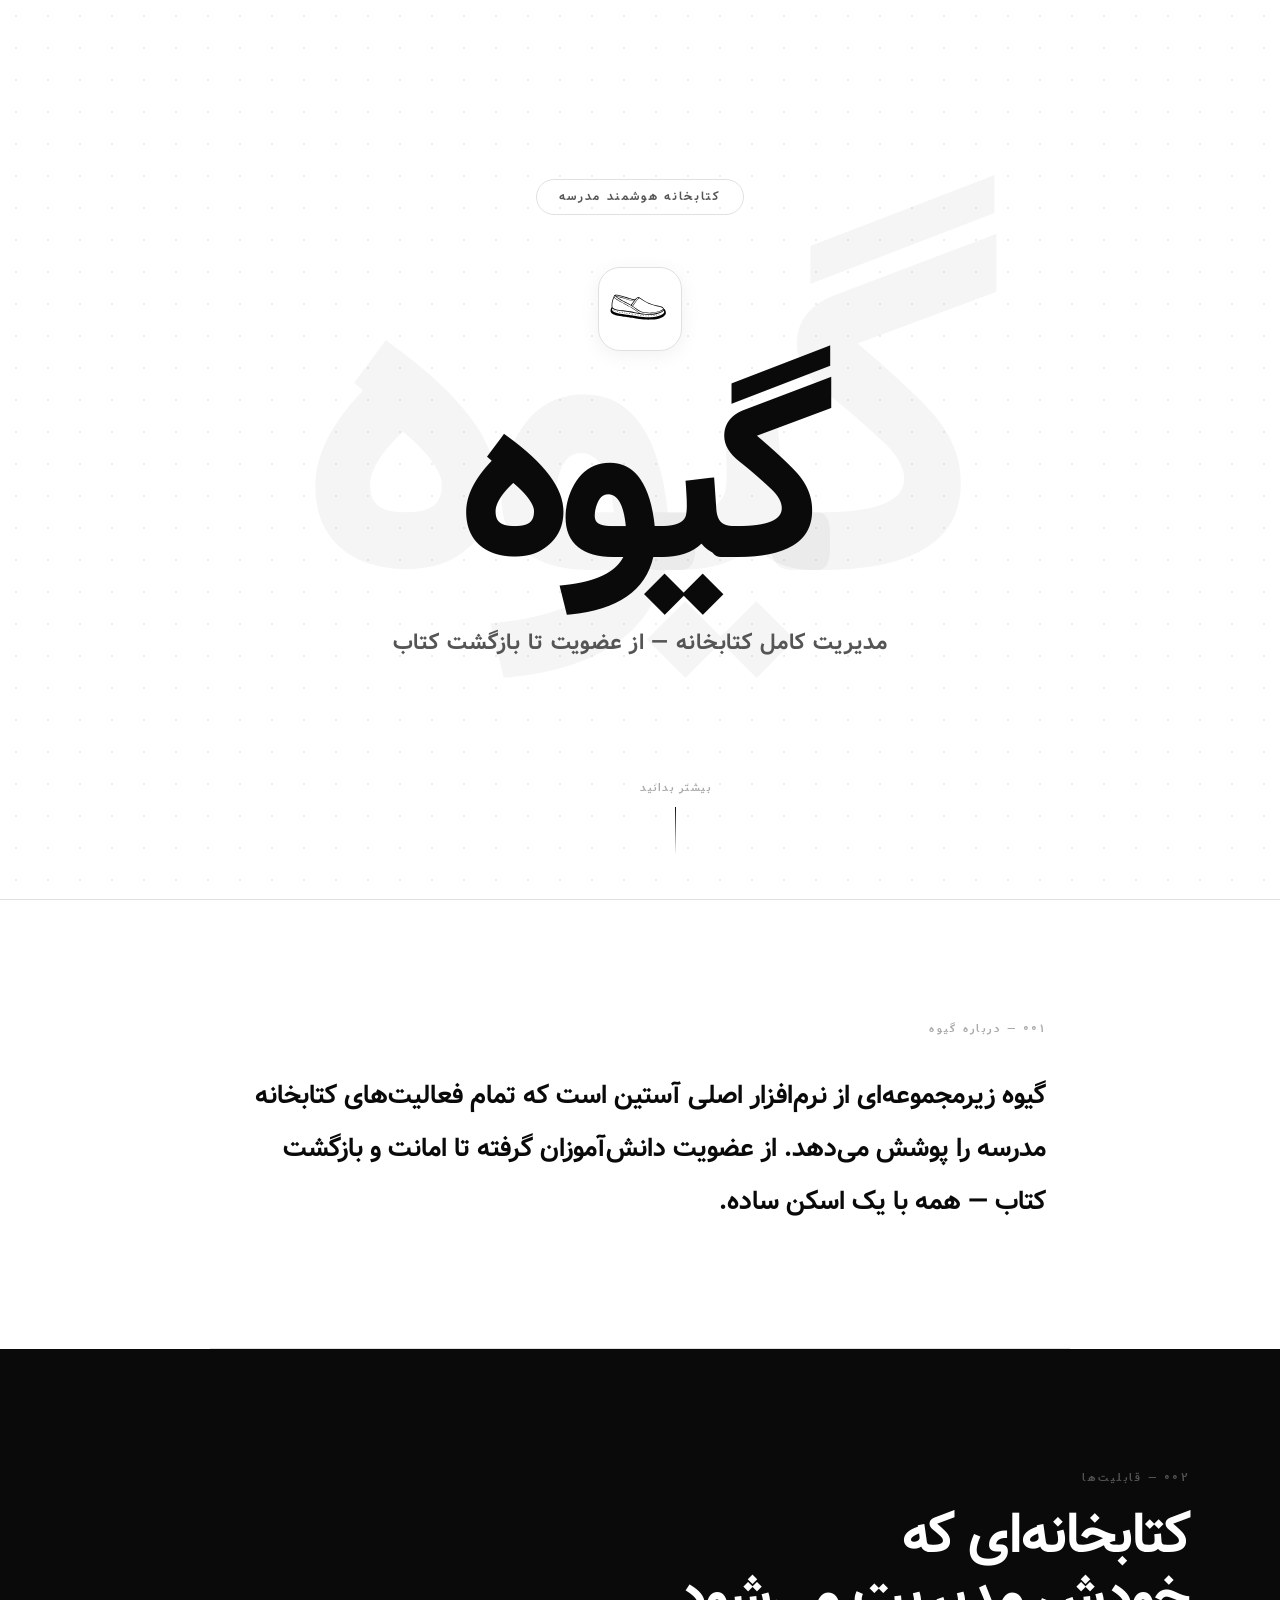
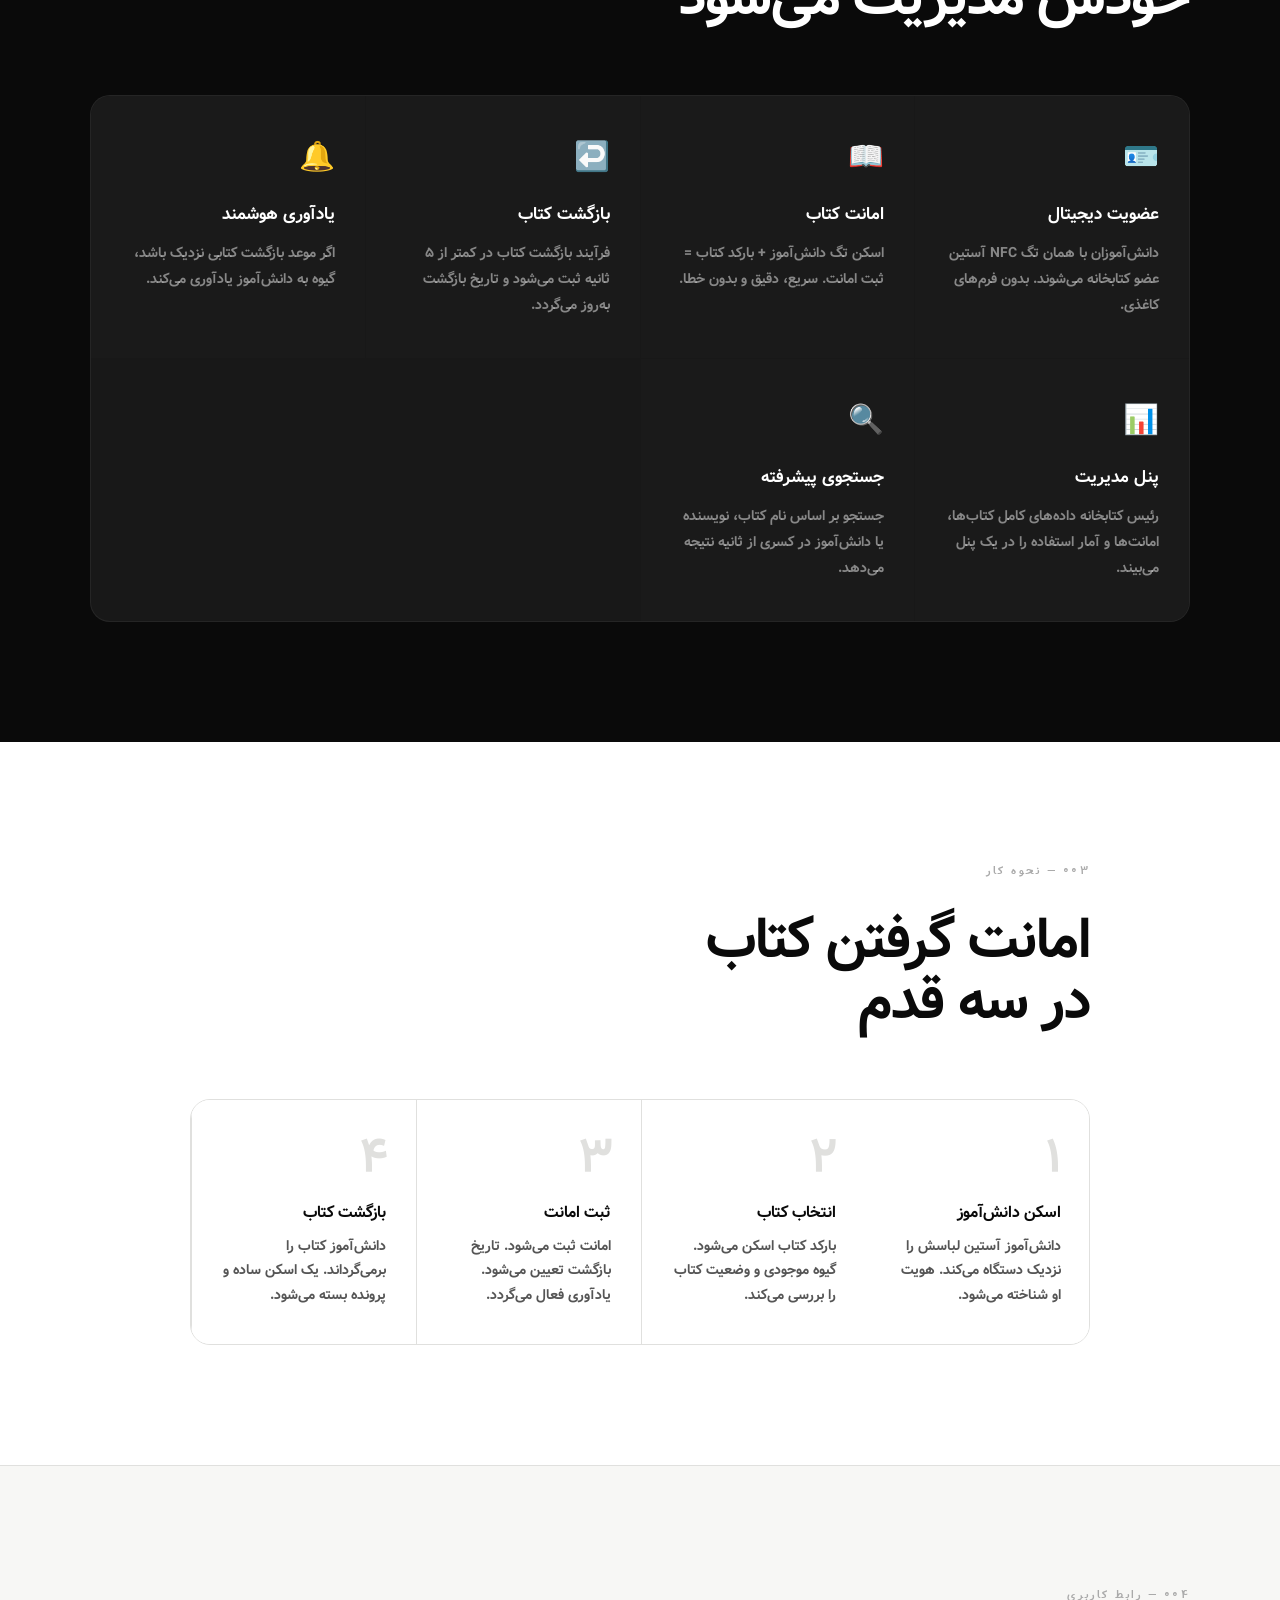
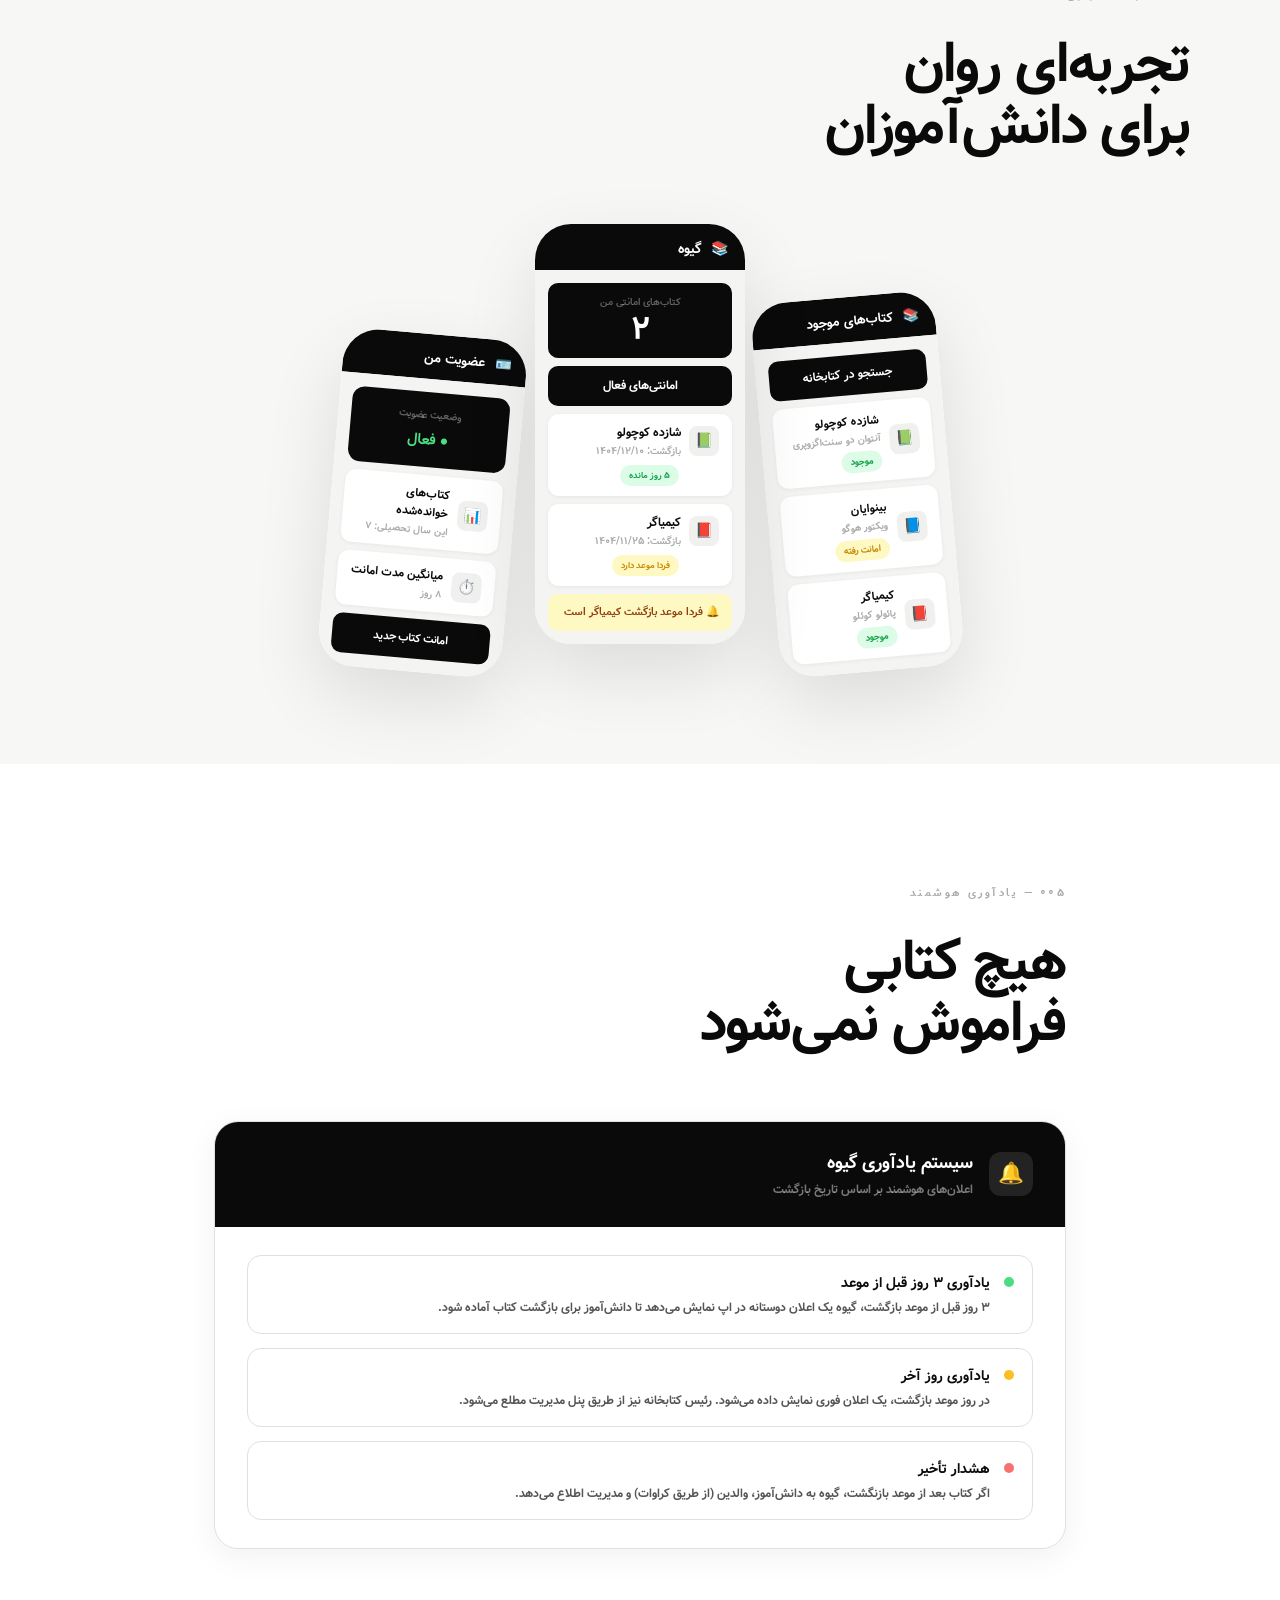
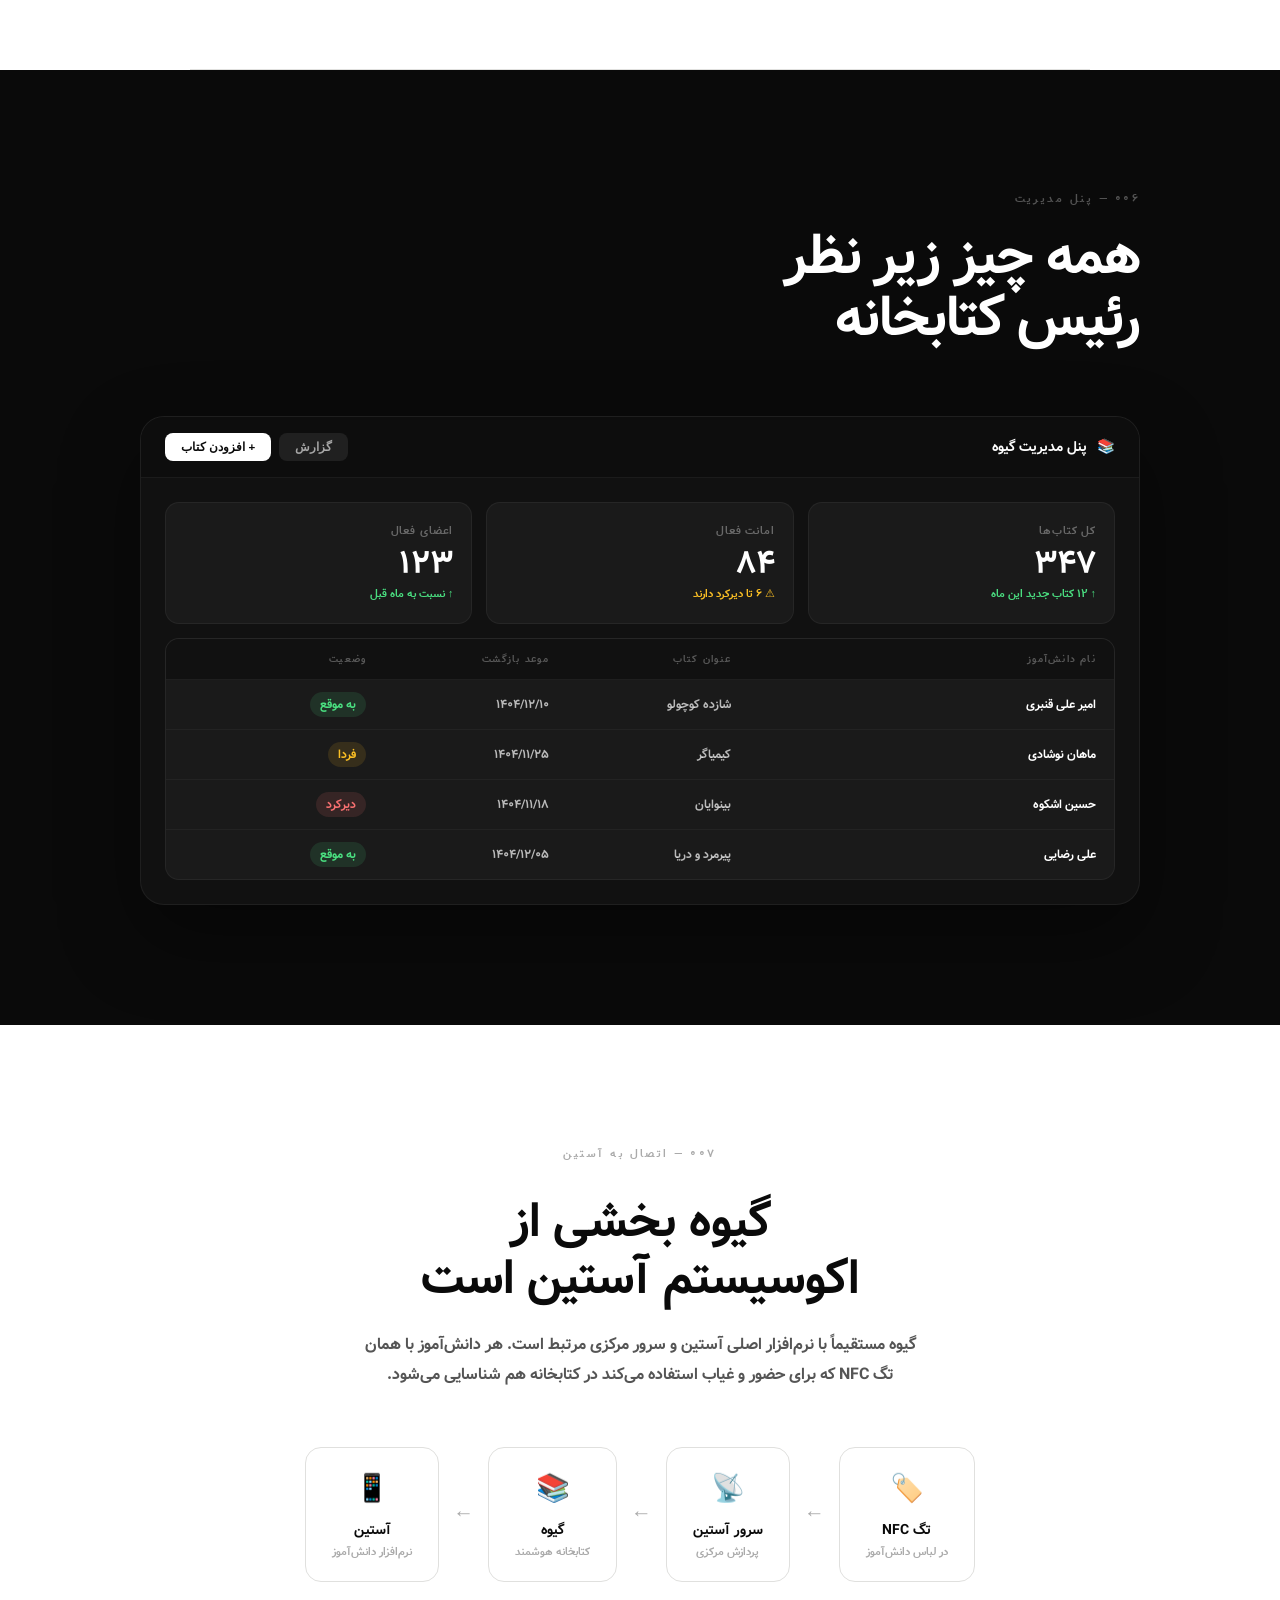
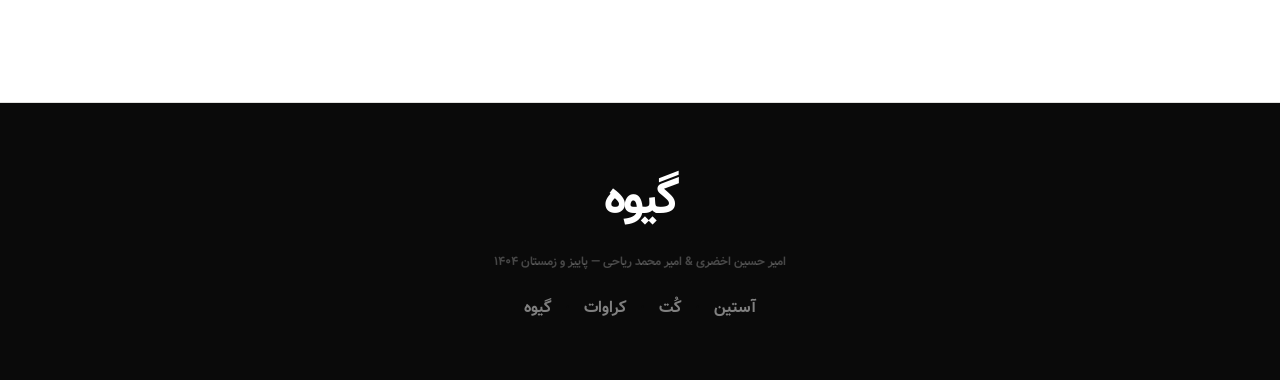
<file: giveh/index.html>
<!DOCTYPE html>
<html lang="fa" dir="rtl">
<!-- Matomo -->
<script>
  var _paq = window._paq = window._paq || [];
  /* tracker methods like "setCustomDimension" should be called before "trackPageView" */
  _paq.push(['trackPageView']);
  _paq.push(['enableLinkTracking']);
  (function() {
    var u="//analytics.astinapp.ir/";
    _paq.push(['setTrackerUrl', u+'matomo.php']);
    _paq.push(['setSiteId', '1']);
    var d=document, g=d.createElement('script'), s=d.getElementsByTagName('script')[0];
    g.async=true; g.src=u+'matomo.js'; s.parentNode.insertBefore(g,s);
  })();
</script>
<!-- End Matomo Code -->
<head>
  <meta charset="UTF-8">
  <meta name="viewport" content="width=device-width, initial-scale=1.0">
  <title>گیوه — کتابخانه هوشمند مدرسه</title>
     <link rel="icon" href="./geve.svg" type="image/x-icon">


  <style>
    :root {
      --white:      #ffffff;
      --off-white:  #F7F7F5;
      --black:      #0a0a0a;
      --black-soft: #1a1a1a;
      --gray-1:     #f0f0ee;
      --gray-2:     #e0e0de;
      --gray-3:     #aaa;
      --gray-4:     #555;
    }

    * { margin: 0; padding: 0; box-sizing: border-box; }
    html { scroll-behavior: smooth; }

    @font-face {

  font-family: "Vazirmatn";

  src: url("./Vazir-Bold.ttf") format("truetype");

  font-weight: 100 900;

  font-style: normal;

}

    body {
      font-family: 'Vazirmatn', sans-serif;
      background: var(--white);
      color: var(--black);
      overflow-x: hidden;
    }

    /* ===== HERO ===== */
    .hero {
      background: var(--white);
      min-height: 100vh;
      display: flex;
      flex-direction: column;
      justify-content: center;
      align-items: center;
      text-align: center;
      padding: 80px 24px 140px;
      position: relative;
      overflow: hidden;
      border-bottom: 1px solid var(--gray-2);
    }

    /* subtle dot grid */
    .hero::before {
      content: '';
      position: absolute;
      inset: 0;
      background-image: radial-gradient(circle, #ccc 1px, transparent 1px);
      background-size: 32px 32px;
      opacity: 0.35;
      pointer-events: none;
    }

    /* big faded background word */
    .hero-bg-text {
      position: absolute;
      font-size: clamp(12rem, 35vw, 28rem);
      font-weight: 900;
      color: rgba(0,0,0,0.04);
      letter-spacing: -0.05em;
      top: 50%;
      left: 50%;
      transform: translate(-50%, -50%);
      pointer-events: none;
      white-space: nowrap;
      user-select: none;
    }

    .hero-eyebrow {
      display: inline-block;
      border: 1px solid var(--gray-2);
      color: var(--gray-4);
      font-size: 0.73rem;
      font-weight: 600;
      letter-spacing: 0.2em;
      padding: 8px 22px;
      border-radius: 100px;
      margin-bottom: 52px;
      opacity: 0;
      animation: fadeUp 0.6s ease 0.2s forwards;
      position: relative;
    }

    .hero-book-icon {
      width: 84px; height: 84px;
      border: 1px solid var(--gray-2);
      border-radius: 22px;
      display: flex; align-items: center; justify-content: center;
      font-size: 2.4rem;
      margin: 0 auto 36px;
      background: var(--white);
      box-shadow: 0 4px 20px rgba(0,0,0,0.06);
      opacity: 0;
      animation: fadeUp 0.7s ease 0.35s forwards;
      position: relative;
    }

    .hero h1 {
      font-size: clamp(6rem, 22vw, 15rem);
      font-weight: 900;
      color: var(--black);
      line-height: 0.88;
      letter-spacing: -0.05em;
      opacity: 0;
      animation: fadeUp 0.8s ease 0.5s forwards;
      position: relative;
    }

    .hero-tagline {
      font-size: clamp(1rem, 2.2vw, 1.35rem);
      font-weight: 300;
      color: var(--gray-4);
      margin-top: 28px;
      letter-spacing: 0.04em;
      opacity: 0;
      animation: fadeUp 0.7s ease 0.7s forwards;
      position: relative;
    }

    .hero-scroll {
      position: absolute;
      bottom: 44px;
      left: 50%; transform: translateX(-50%);
      display: flex; flex-direction: column; align-items: center; gap: 10px;
      opacity: 0;
      animation: fadeUp 0.6s ease 1.1s forwards;
    }

    .hero-scroll span {
      font-size: 0.68rem;
      color: var(--gray-3);
      letter-spacing: 0.14em;
    }

    .scroll-line {
      width: 1px; height: 48px;
      background: linear-gradient(to bottom, var(--black), transparent);
      animation: growLine 1.8s ease infinite;
    }

    @keyframes growLine {
      0%   { transform: scaleY(0); transform-origin: top; opacity:1; }
      50%  { transform: scaleY(1); transform-origin: top; opacity:1; }
      51%  { transform: scaleY(1); transform-origin: bottom; }
      100% { transform: scaleY(0); transform-origin: bottom; opacity:0; }
    }

    /* ===== INTRO ===== */
    .intro {
      padding: 120px 24px;
      max-width: 860px;
      margin: 0 auto;
      border-bottom: 1px solid var(--gray-2);
    }

    .label-tag {
      font-size: 0.7rem;
      font-weight: 700;
      letter-spacing: 0.22em;
      text-transform: uppercase;
      color: var(--gray-3);
      margin-bottom: 32px;
      display: block;
    }

    .intro p {
      font-size: clamp(1.25rem, 2.6vw, 1.65rem);
      font-weight: 300;
      line-height: 2;
      color: var(--black);
      opacity: 0;
      transform: translateY(28px);
      transition: all 0.8s ease;
    }

    .intro p.visible { opacity: 1; transform: translateY(0); }
    .intro strong { font-weight: 800; }

    /* ===== FEATURES ===== */
    .features {
      background: var(--black);
      padding: 120px 24px;
    }

    .features-inner { max-width: 1100px; margin: 0 auto; }

    .feat-label {
      font-size: 0.7rem; font-weight: 700;
      letter-spacing: 0.22em;
      color: rgba(255,255,255,0.3);
      margin-bottom: 20px;
    }

    .feat-title {
      font-size: clamp(2rem, 5vw, 3.5rem);
      font-weight: 900; color: var(--white);
      line-height: 1.1; letter-spacing: -0.02em;
      margin-bottom: 64px;
    }

    .feat-title.light { color: var(--black); }

    .feat-grid {
      display: grid;
      grid-template-columns: repeat(auto-fit, minmax(260px, 1fr));
      gap: 1px;
      background: rgba(255,255,255,0.06);
      border: 1px solid rgba(255,255,255,0.06);
      border-radius: 20px;
      overflow: hidden;
    }

    .feat-card {
      background: var(--black-soft);
      padding: 40px 30px;
      opacity: 0;
      transform: translateY(28px);
      transition: all 0.55s ease;
    }

    .feat-card.visible { opacity: 1; transform: translateY(0); }
    .feat-card:hover { background: #222; }

    .feat-icon {
      font-size: 1.8rem;
      margin-bottom: 20px;
      display: block;
    }

    .feat-card h3 {
      font-size: 1.05rem; font-weight: 700;
      color: var(--white); margin-bottom: 12px;
    }

    .feat-card p {
      font-size: 0.88rem;
      color: rgba(255,255,255,0.48);
      line-height: 1.85;
    }

    /* ===== HOW IT WORKS ===== */
    .how-section {
      padding: 120px 24px;
      border-bottom: 1px solid var(--gray-2);
    }

    .how-inner { max-width: 900px; margin: 0 auto; }

    .steps-grid {
      display: grid;
      grid-template-columns: repeat(auto-fit, minmax(200px, 1fr));
      gap: 2px;
      margin-top: 64px;
      border: 1px solid var(--gray-2);
      border-radius: 20px;
      overflow: hidden;
    }

    .step-card {
      padding: 36px 28px;
      background: var(--white);
      border-left: 1px solid var(--gray-2);
      opacity: 0;
      transform: translateY(20px);
      transition: all 0.5s ease;
    }

    .step-card:first-child { border-left: none; }
    .step-card.visible { opacity: 1; transform: translateY(0); }
    .step-card:hover { background: var(--off-white); }

    .step-num {
      font-size: 3rem; font-weight: 900;
      color: var(--gray-2);
      line-height: 1;
      margin-bottom: 16px;
      letter-spacing: -0.04em;
    }

    .step-card h3 {
      font-size: 1rem; font-weight: 700;
      color: var(--black); margin-bottom: 10px;
    }

    .step-card p {
      font-size: 0.85rem; color: var(--gray-4); line-height: 1.8;
    }

    /* ===== MOCKUP ===== */
    .mockup-section {
      background: var(--off-white);
      padding: 120px 24px;
    }

    .mockup-inner { max-width: 1100px; margin: 0 auto; }

    .phones-stage {
      display: flex;
      justify-content: center;
      align-items: flex-end;
      gap: 18px;
      margin-top: 64px;
    }

    .phone {
      background: var(--white);
      border-radius: 36px;
      overflow: hidden;
      box-shadow: 0 28px 72px rgba(0,0,0,0.11);
      opacity: 0;
      transition: all 0.7s ease;
      flex-shrink: 0;
    }

    .phone.visible { opacity: 1; }
    .phone.main { width: 210px; z-index: 3; transform: translateY(0); }
    .phone.side { width: 184px; z-index: 2; }
    .phone.left { transform: rotate(-5deg) translateY(28px); }
    .phone.right { transform: rotate(5deg) translateY(28px); }
    .phone.main.visible { transform: translateY(0); }
    .phone.left.visible { transform: rotate(-5deg) translateY(28px); }
    .phone.right.visible { transform: rotate(5deg) translateY(28px); }

    .ph {
      padding: 14px 16px 10px;
      display: flex; align-items: center; gap: 10px;
      color: var(--white);
      font-size: 0.82rem; font-weight: 700;
    }

    .pb {
      padding: 13px;
      display: flex; flex-direction: column; gap: 8px;
      background: #f4f4f2;
      min-height: 290px;
    }

    .pb-chip {
      border-radius: 10px; padding: 11px 14px;
      font-size: 0.74rem; font-weight: 700;
      text-align: center;
      color: var(--white);
      background: var(--black);
    }

    .pb-row {
      background: var(--white);
      border-radius: 11px; padding: 10px 13px;
      display: flex; align-items: center; gap: 9px;
      box-shadow: 0 1px 4px rgba(0,0,0,0.06);
    }

    .pb-row-icon {
      width: 30px; height: 30px; border-radius: 8px;
      background: var(--gray-1);
      display: flex; align-items: center; justify-content: center;
      font-size: 0.9rem; flex-shrink: 0;
    }

    .pb-row-text .t { font-size: 0.72rem; font-weight: 700; color: var(--black); }
    .pb-row-text .s { font-size: 0.6rem; color: var(--gray-3); margin-top: 2px; }

    .pb-badge {
      display: inline-block;
      padding: 3px 9px; border-radius: 100px;
      font-size: 0.58rem; font-weight: 700;
    }

    .pb-badge.active { background: #dcfce7; color: #16a34a; }
    .pb-badge.due    { background: #fef9c3; color: #ca8a04; }
    .pb-badge.late   { background: #fee2e2; color: #dc2626; }

    /* ===== REMINDER ===== */
    .reminder-section {
      padding: 120px 24px;
      max-width: 900px;
      margin: 0 auto;
      border-bottom: 1px solid var(--gray-2);
    }

    .reminder-card {
      border: 1px solid var(--gray-2);
      border-radius: 24px;
      overflow: hidden;
      margin-top: 56px;
      box-shadow: 0 8px 32px rgba(0,0,0,0.06);
      opacity: 0;
      transform: translateY(24px);
      transition: all 0.7s ease;
    }

    .reminder-card.visible { opacity: 1; transform: translateY(0); }

    .reminder-header {
      background: var(--black);
      padding: 28px 32px;
      display: flex; align-items: center; gap: 16px;
    }

    .reminder-header-icon {
      width: 44px; height: 44px;
      background: rgba(255,255,255,0.1);
      border-radius: 12px;
      display: flex; align-items: center; justify-content: center;
      font-size: 1.3rem; flex-shrink: 0;
    }

    .reminder-header h3 {
      font-size: 1.1rem; font-weight: 700; color: var(--white);
    }

    .reminder-header p {
      font-size: 0.78rem; color: rgba(255,255,255,0.45); margin-top: 3px;
    }

    .reminder-body { padding: 28px 32px; display: flex; flex-direction: column; gap: 14px; }

    .notif-item {
      display: flex; align-items: flex-start; gap: 14px;
      padding: 16px 18px;
      border-radius: 14px;
      border: 1px solid var(--gray-2);
      background: var(--white);
    }

    .notif-dot {
      width: 10px; height: 10px; border-radius: 50%;
      margin-top: 4px; flex-shrink: 0;
    }

    .notif-item .t { font-size: 0.88rem; font-weight: 700; color: var(--black); }
    .notif-item .s { font-size: 0.75rem; color: var(--gray-4); margin-top: 4px; line-height: 1.6; }

    /* ===== PANEL SECTION ===== */
    .panel-section {
      background: var(--black);
      padding: 120px 24px;
    }

    .panel-inner { max-width: 1000px; margin: 0 auto; }

    .panel-mockup {
      margin-top: 64px;
      background: #111;
      border-radius: 24px;
      overflow: hidden;
      border: 1px solid rgba(255,255,255,0.06);
      box-shadow: 0 32px 80px rgba(0,0,0,0.4);
      opacity: 0;
      transform: translateY(32px);
      transition: all 0.8s ease;
    }

    .panel-mockup.visible { opacity: 1; transform: translateY(0); }

    .panel-topbar {
      background: #0d0d0d;
      padding: 16px 24px;
      display: flex; align-items: center; justify-content: space-between;
      border-bottom: 1px solid rgba(255,255,255,0.06);
    }

    .panel-topbar-title {
      font-size: 0.9rem; font-weight: 700; color: var(--white);
      display: flex; align-items: center; gap: 10px;
    }

    .panel-topbar-actions {
      display: flex; gap: 8px;
    }

    .panel-btn {
      padding: 7px 16px; border-radius: 8px;
      font-size: 0.72rem; font-weight: 600;
      border: none; cursor: pointer;
    }

    .panel-btn.primary { background: var(--white); color: var(--black); }
    .panel-btn.ghost   { background: rgba(255,255,255,0.08); color: rgba(255,255,255,0.6); }

    .panel-body {
      padding: 24px;
      display: grid;
      grid-template-columns: 1fr 1fr 1fr;
      gap: 14px;
    }

    .panel-stat {
      background: #1a1a1a;
      border-radius: 14px; padding: 20px 18px;
      border: 1px solid rgba(255,255,255,0.05);
    }

    .panel-stat .lbl { font-size: 0.68rem; color: rgba(255,255,255,0.35); margin-bottom: 8px; letter-spacing: 0.08em; }
    .panel-stat .val { font-size: 2rem; font-weight: 900; color: var(--white); line-height: 1; }
    .panel-stat .chg { font-size: 0.68rem; margin-top: 6px; }
    .panel-stat .chg.up   { color: #4ade80; }
    .panel-stat .chg.warn { color: #fbbf24; }

    .panel-table {
      grid-column: 1 / -1;
      background: #1a1a1a;
      border-radius: 14px; overflow: hidden;
      border: 1px solid rgba(255,255,255,0.05);
    }

    .pt-header {
      display: grid; grid-template-columns: 2fr 1fr 1fr 1fr;
      padding: 12px 18px;
      background: #111;
      border-bottom: 1px solid rgba(255,255,255,0.06);
    }

    .pt-header span {
      font-size: 0.65rem; font-weight: 700;
      color: rgba(255,255,255,0.3);
      letter-spacing: 0.12em;
    }

    .pt-row {
      display: grid; grid-template-columns: 2fr 1fr 1fr 1fr;
      padding: 12px 18px;
      border-bottom: 1px solid rgba(255,255,255,0.04);
      align-items: center;
    }

    .pt-row:last-child { border-bottom: none; }

    .pt-row span { font-size: 0.78rem; color: rgba(255,255,255,0.7); }
    .pt-row span.bold { font-weight: 700; color: var(--white); }

    .pt-status {
      display: inline-block; padding: 3px 10px;
      border-radius: 100px; font-size: 0.65rem; font-weight: 700;
    }

    .pt-status.ok   { background: rgba(74,222,128,0.12); color: #4ade80; }
    .pt-status.due  { background: rgba(251,191,36,0.12);  color: #fbbf24; }
    .pt-status.late { background: rgba(248,113,113,0.12); color: #f87171; }

    /* ===== ASTIN BRIDGE ===== */
    .bridge-section {
      padding: 120px 24px;
      border-bottom: 1px solid var(--gray-2);
    }

    .bridge-inner {
      max-width: 860px; margin: 0 auto; text-align: center;
    }

    .bridge-inner h2 {
      font-size: clamp(1.8rem, 4vw, 3rem);
      font-weight: 900; color: var(--black);
      line-height: 1.2; margin: 16px 0 20px;
    }

    .bridge-inner > p {
      font-size: 1rem; color: var(--gray-4);
      line-height: 1.9; max-width: 560px;
      margin: 0 auto 56px;
    }

    .bridge-row {
      display: flex; align-items: center;
      justify-content: center; gap: 0;
      flex-wrap: wrap;
    }

    .b-node {
      border: 1px solid var(--gray-2);
      border-radius: 16px; padding: 20px 26px;
      text-align: center;
      opacity: 0; transform: translateY(18px);
      transition: all 0.5s ease;
      background: var(--white);
    }

    .b-node.visible { opacity: 1; transform: translateY(0); }
    .b-node .ico { font-size: 1.7rem; display: block; margin-bottom: 8px; }
    .b-node .nm  { font-size: 0.9rem; font-weight: 700; color: var(--black); }
    .b-node .dc  { font-size: 0.68rem; color: var(--gray-3); margin-top: 3px; }

    .b-arrow { color: var(--gray-3); font-size: 1.3rem; padding: 0 14px; }

    /* ===== FOOTER ===== */
    footer {
      background: var(--black);
      padding: 60px 24px;
      text-align: center;
    }

    .footer-logo {
      font-size: 3rem; font-weight: 900;
      color: var(--white); letter-spacing: -0.05em;
    }

    .footer-sub {
      font-size: 0.78rem; color: rgba(255,255,255,0.25);
      margin-top: 14px;
    }

    .footer-eco {
      display: flex; gap: 14px;
      justify-content: center; flex-wrap: wrap;
      margin-top: 24px;
    }

    .fe { font-size: 0.72rem; color: rgba(255,255,255,0.28); }
    .fe.active { color: rgba(255,255,255,0.7); font-weight: 700; }
    .fe-sep { color: rgba(255,255,255,0.12); }

    /* ===== ANIMATIONS ===== */
    @keyframes fadeUp {
      from { opacity: 0; transform: translateY(26px); }
      to   { opacity: 1; transform: translateY(0); }
    }

    @media (max-width: 700px) {
      .phones-stage .phone.side { display: none; }
      .phone.main { width: 230px !important; }
      .panel-body { grid-template-columns: 1fr; }
      .pt-header, .pt-row { grid-template-columns: 2fr 1fr 1fr; }
      .pt-header span:last-child,
      .pt-row span:last-child { display: none; }
      .bridge-row { flex-direction: column; }
      .b-arrow { transform: rotate(90deg); }
      .steps-grid { grid-template-columns: 1fr; }
    }

        img[src$="./geve.svg"] {
        width: 80px;      
    height: 80px;  
    object-fit: cover;
    
}
a{
  text-decoration: none;
  color: gray;
}
  </style>
</head>
<body>

<!-- ===== HERO ===== -->
<section class="hero">
  <div class="hero-bg-text">گیوه</div>

  <div class="hero-eyebrow">کتابخانه هوشمند مدرسه</div>

  <div class="hero-book-icon">
    <img src="./geve.svg" alt="">
  </div>

  <h1>گیوه</h1>
  <p class="hero-tagline">مدیریت کامل کتابخانه — از عضویت تا بازگشت کتاب</p>

  <div class="hero-scroll">
    <span>بیشتر بدانید</span>
    <div class="scroll-line"></div>
  </div>
</section>

<!-- ===== INTRO ===== -->
<section class="intro">
  <span class="label-tag">۰۰۱ — درباره گیوه</span>
  <p>
    گیوه زیرمجموعه‌ای از <strong>نرم‌افزار اصلی آستین</strong> است که تمام
    فعالیت‌های کتابخانه مدرسه را پوشش می‌دهد. از <strong>عضویت دانش‌آموزان</strong>
    گرفته تا <strong>امانت و بازگشت کتاب</strong> — همه با یک اسکن ساده.
  </p>
</section>

<!-- ===== FEATURES ===== -->
<section class="features">
  <div class="features-inner">
    <div class="feat-label">۰۰۲ — قابلیت‌ها</div>
    <h2 class="feat-title">کتابخانه‌ای که<br>خودش مدیریت می‌شود</h2>

    <div class="feat-grid">
      <div class="feat-card">
        <span class="feat-icon">🪪</span>
        <h3>عضویت دیجیتال</h3>
        <p>دانش‌آموزان با همان تگ NFC آستین عضو کتابخانه می‌شوند. بدون فرم‌های کاغذی.</p>
      </div>
      <div class="feat-card">
        <span class="feat-icon">📖</span>
        <h3>امانت کتاب</h3>
        <p>اسکن تگ دانش‌آموز + بارکد کتاب = ثبت امانت. سریع، دقیق و بدون خطا.</p>
      </div>
      <div class="feat-card">
        <span class="feat-icon">↩️</span>
        <h3>بازگشت کتاب</h3>
        <p>فرآیند بازگشت کتاب در کمتر از ۵ ثانیه ثبت می‌شود و تاریخ بازگشت به‌روز می‌گردد.</p>
      </div>
      <div class="feat-card">
        <span class="feat-icon">🔔</span>
        <h3>یادآوری هوشمند</h3>
        <p>اگر موعد بازگشت کتابی نزدیک باشد، گیوه به دانش‌آموز یادآوری می‌کند.</p>
      </div>
      <div class="feat-card">
        <span class="feat-icon">📊</span>
        <h3>پنل مدیریت</h3>
        <p>رئیس کتابخانه داده‌های کامل کتاب‌ها، امانت‌ها و آمار استفاده را در یک پنل می‌بیند.</p>
      </div>
      <div class="feat-card">
        <span class="feat-icon">🔍</span>
        <h3>جستجوی پیشرفته</h3>
        <p>جستجو بر اساس نام کتاب، نویسنده یا دانش‌آموز در کسری از ثانیه نتیجه می‌دهد.</p>
      </div>
    </div>
  </div>
</section>

<!-- ===== HOW IT WORKS ===== -->
<section class="how-section">
  <div class="how-inner">
    <span class="label-tag">۰۰۳ — نحوه کار</span>
    <h2 class="feat-title light">امانت گرفتن کتاب<br>در سه قدم</h2>

    <div class="steps-grid">
      <div class="step-card">
        <div class="step-num">۱</div>
        <h3>اسکن دانش‌آموز</h3>
        <p>دانش‌آموز آستین لباسش را نزدیک دستگاه می‌کند. هویت او شناخته می‌شود.</p>
      </div>
      <div class="step-card">
        <div class="step-num">۲</div>
        <h3>انتخاب کتاب</h3>
        <p>بارکد کتاب اسکن می‌شود. گیوه موجودی و وضعیت کتاب را بررسی می‌کند.</p>
      </div>
      <div class="step-card">
        <div class="step-num">۳</div>
        <h3>ثبت امانت</h3>
        <p>امانت ثبت می‌شود. تاریخ بازگشت تعیین می‌شود. یادآوری فعال می‌گردد.</p>
      </div>
      <div class="step-card">
        <div class="step-num">۴</div>
        <h3>بازگشت کتاب</h3>
        <p>دانش‌آموز کتاب را برمی‌گرداند. یک اسکن ساده و پرونده بسته می‌شود.</p>
      </div>
    </div>
  </div>
</section>

<!-- ===== MOCKUP ===== -->
<section class="mockup-section">
  <div class="mockup-inner">
    <span class="label-tag">۰۰۴ — رابط کاربری</span>
    <h2 class="feat-title light">تجربه‌ای روان<br>برای دانش‌آموزان</h2>

    <div class="phones-stage">

      <!-- left: book list -->
      <div class="phone side left">
        <div class="ph" style="background:#0a0a0a;">
          <span>📚</span>
          <span>کتاب‌های موجود</span>
        </div>
        <div class="pb">
          <div class="pb-chip">جستجو در کتابخانه</div>
          <div class="pb-row">
            <div class="pb-row-icon">📗</div>
            <div class="pb-row-text">
              <div class="t">شازده کوچولو</div>
              <div class="s">آنتوان دو سنت‌اگزوپری</div>
              <span class="pb-badge active">موجود</span>
            </div>
          </div>
          <div class="pb-row">
            <div class="pb-row-icon">📘</div>
            <div class="pb-row-text">
              <div class="t">بینوایان</div>
              <div class="s">ویکتور هوگو</div>
              <span class="pb-badge due">امانت رفته</span>
            </div>
          </div>
          <div class="pb-row">
            <div class="pb-row-icon">📕</div>
            <div class="pb-row-text">
              <div class="t">کیمیاگر</div>
              <div class="s">پائولو کوئلو</div>
              <span class="pb-badge active">موجود</span>
            </div>
          </div>
        </div>
      </div>

      <!-- main: my books -->
      <div class="phone main">
        <div class="ph" style="background:#0a0a0a; font-size:0.88rem;">
          <span>📚</span>
          <span>گیوه</span>
        </div>
        <div class="pb">
          <div style="background:#0a0a0a; border-radius:10px; padding:12px; text-align:center;">
            <div style="font-size:0.62rem; color:rgba(255,255,255,0.35); margin-bottom:4px;">کتاب‌های امانتی من</div>
            <div style="font-size:2rem; font-weight:900; color:#fff; line-height:1;">۲</div>
          </div>
          <div class="pb-chip">امانتی‌های فعال</div>
          <div class="pb-row" style="flex-direction:column; align-items:flex-start; gap:6px;">
            <div style="display:flex; align-items:center; gap:8px; width:100%;">
              <div class="pb-row-icon">📗</div>
              <div class="pb-row-text">
                <div class="t">شازده کوچولو</div>
                <div class="s">بازگشت: ۱۴۰۴/۱۲/۱۰</div>
              </div>
            </div>
            <span class="pb-badge active" style="margin-right:40px;">۵ روز مانده</span>
          </div>
          <div class="pb-row" style="flex-direction:column; align-items:flex-start; gap:6px;">
            <div style="display:flex; align-items:center; gap:8px; width:100%;">
              <div class="pb-row-icon">📕</div>
              <div class="pb-row-text">
                <div class="t">کیمیاگر</div>
                <div class="s">بازگشت: ۱۴۰۴/۱۱/۲۵</div>
              </div>
            </div>
            <span class="pb-badge due" style="margin-right:40px;">فردا موعد دارد</span>
          </div>
          <div style="background:#fef9c3; border-radius:10px; padding:10px 12px; font-size:0.68rem; color:#92400e; font-weight:600;">
            🔔 فردا موعد بازگشت کیمیاگر است
          </div>
        </div>
      </div>

      <!-- right: membership -->
      <div class="phone side right">
        <div class="ph" style="background:#0a0a0a;">
          <span>🪪</span>
          <span>عضویت من</span>
        </div>
        <div class="pb">
          <div style="background:#0a0a0a; border-radius:12px; padding:16px; text-align:center;">
            <div style="font-size:0.62rem; color:rgba(255,255,255,0.35); margin-bottom:6px;">وضعیت عضویت</div>
            <div style="font-size:0.9rem; font-weight:700; color:#4ade80;">● فعال</div>
          </div>
          <div class="pb-row">
            <div class="pb-row-icon">📊</div>
            <div class="pb-row-text">
              <div class="t">کتاب‌های خوانده‌شده</div>
              <div class="s">این سال تحصیلی: ۷</div>
            </div>
          </div>
          <div class="pb-row">
            <div class="pb-row-icon">⏱️</div>
            <div class="pb-row-text">
              <div class="t">میانگین مدت امانت</div>
              <div class="s">۸ روز</div>
            </div>
          </div>
          <div class="pb-chip" style="background:#0a0a0a; font-size:0.7rem;">امانت کتاب جدید</div>
        </div>
      </div>

    </div>
  </div>
</section>

<!-- ===== REMINDER ===== -->
<section class="reminder-section">
  <span class="label-tag">۰۰۵ — یادآوری هوشمند</span>
  <h2 class="feat-title light">هیچ کتابی<br>فراموش نمی‌شود</h2>

  <div class="reminder-card">
    <div class="reminder-header">
      <div class="reminder-header-icon">🔔</div>
      <div>
        <h3>سیستم یادآوری گیوه</h3>
        <p>اعلان‌های هوشمند بر اساس تاریخ بازگشت</p>
      </div>
    </div>
    <div class="reminder-body">
      <div class="notif-item">
        <div class="notif-dot" style="background:#4ade80; margin-top:5px;"></div>
        <div>
          <div class="t">یادآوری ۳ روز قبل از موعد</div>
          <div class="s">۳ روز قبل از موعد بازگشت، گیوه یک اعلان دوستانه در اپ نمایش می‌دهد تا دانش‌آموز برای بازگشت کتاب آماده شود.</div>
        </div>
      </div>
      <div class="notif-item">
        <div class="notif-dot" style="background:#fbbf24; margin-top:5px;"></div>
        <div>
          <div class="t">یادآوری روز آخر</div>
          <div class="s">در روز موعد بازگشت، یک اعلان فوری نمایش داده می‌شود. رئیس کتابخانه نیز از طریق پنل مدیریت مطلع می‌شود.</div>
        </div>
      </div>
      <div class="notif-item">
        <div class="notif-dot" style="background:#f87171; margin-top:5px;"></div>
        <div>
          <div class="t">هشدار تأخیر</div>
          <div class="s">اگر کتاب بعد از موعد بازنگشت، گیوه به دانش‌آموز، والدین (از طریق کراوات) و مدیریت اطلاع می‌دهد.</div>
        </div>
      </div>
    </div>
  </div>
</section>

<!-- ===== ADMIN PANEL ===== -->
<section class="panel-section">
  <div class="panel-inner">
    <div class="feat-label">۰۰۶ — پنل مدیریت</div>
    <h2 class="feat-title">همه چیز زیر نظر<br>رئیس کتابخانه</h2>

    <div class="panel-mockup">
      <div class="panel-topbar">
        <div class="panel-topbar-title">
          <span>📚</span>
          <span>پنل مدیریت گیوه</span>
        </div>
        <div class="panel-topbar-actions">
          <button class="panel-btn ghost">گزارش</button>
          <button class="panel-btn primary">+ افزودن کتاب</button>
        </div>
      </div>
      <div class="panel-body">
        <div class="panel-stat">
          <div class="lbl">کل کتاب‌ها</div>
          <div class="val">۳۴۷</div>
          <div class="chg up">↑ ۱۲ کتاب جدید این ماه</div>
        </div>
        <div class="panel-stat">
          <div class="lbl">امانت فعال</div>
          <div class="val">۸۴</div>
          <div class="chg warn">⚠ ۶ تا دیرکرد دارند</div>
        </div>
        <div class="panel-stat">
          <div class="lbl">اعضای فعال</div>
          <div class="val">۱۲۳</div>
          <div class="chg up">↑ نسبت به ماه قبل</div>
        </div>

        <div class="panel-table">
          <div class="pt-header">
            <span>نام دانش‌آموز</span>
            <span>عنوان کتاب</span>
            <span>موعد بازگشت</span>
            <span>وضعیت</span>
          </div>
          <div class="pt-row">
            <span class="bold">امیر علی قنبری</span>
            <span>شازده کوچولو</span>
            <span>۱۴۰۴/۱۲/۱۰</span>
            <span><span class="pt-status ok">به موقع</span></span>
          </div>
          <div class="pt-row">
            <span class="bold">ماهان نوشادی</span>
            <span>کیمیاگر</span>
            <span>۱۴۰۴/۱۱/۲۵</span>
            <span><span class="pt-status due">فردا</span></span>
          </div>
          <div class="pt-row">
            <span class="bold">حسین اشکوه</span>
            <span>بینوایان</span>
            <span>۱۴۰۴/۱۱/۱۸</span>
            <span><span class="pt-status late">دیرکرد</span></span>
          </div>
          <div class="pt-row">
            <span class="bold">علی رضایی</span>
            <span>پیرمرد و دریا</span>
            <span>۱۴۰۴/۱۲/۰۵</span>
            <span><span class="pt-status ok">به موقع</span></span>
          </div>
        </div>
      </div>
    </div>
  </div>
</section>

<!-- ===== ASTIN BRIDGE ===== -->
<section class="bridge-section">
  <div class="bridge-inner">
    <span class="label-tag" style="display:block; text-align:center;">۰۰۷ — اتصال به آستین</span>
    <h2>گیوه بخشی از<br>اکوسیستم آستین است</h2>
    <p>
      گیوه مستقیماً با نرم‌افزار اصلی آستین و سرور مرکزی مرتبط است.
      هر دانش‌آموز با همان تگ NFC که برای حضور و غیاب استفاده می‌کند
      در کتابخانه هم شناسایی می‌شود.
    </p>

    <div class="bridge-row">
      <div class="b-node">
        <span class="ico">🏷️</span>
        <div class="nm">تگ NFC</div>
        <div class="dc">در لباس دانش‌آموز</div>
      </div>
      <div class="b-arrow">←</div>
      <div class="b-node">
        <span class="ico">📡</span>
        <div class="nm">سرور آستین</div>
        <div class="dc">پردازش مرکزی</div>
      </div>
      <div class="b-arrow">←</div>
      <div class="b-node">
        <span class="ico">📚</span>
        <div class="nm">گیوه</div>
        <div class="dc">کتابخانه هوشمند</div>
      </div>
      <div class="b-arrow">←</div>
      <div class="b-node">
        <span class="ico">📱</span>
        <div class="nm">آستین</div>
        <div class="dc">نرم‌افزار دانش‌آموز</div>
      </div>
    </div>
  </div>
</section>

<!-- ===== FOOTER ===== -->
<footer>
  <div class="footer-logo">گیوه</div>
  <div class="footer-sub">امیر حسین اخضری & امیر محمد ریاحی — پاییز و زمستان ۱۴۰۴</div>
  <div class="footer-eco">
    <a href="/">
    <span class="footer-app">آستین</span>
  </a>

    <span class="footer-sep">·</span>
  <a href="/coat">
      <span class="footer-app">کُت</span>
  </a>
    <span class="footer-sep">·</span>
    <a href="/keravat">
    <span class="footer-app">کراوات</span>
  </a>

    <span class="footer-sep">·</span>
    <a href="/giveh">
    <span class="footer-app">گیوه</span>
    </a>
  </div>
</footer>

<script>
  const io = new IntersectionObserver((entries) => {
    entries.forEach((el) => {
      if (el.isIntersecting) {
        setTimeout(() => el.target.classList.add('visible'), Number(el.target.dataset.delay || 0));
        io.unobserve(el.target);
      }
    });
  }, { threshold: 0.1 });

  document.querySelectorAll(
    '.intro p, .feat-card, .step-card, .phone, .reminder-card, .panel-mockup, .b-node'
  ).forEach((el, i) => {
    el.dataset.delay = (i % 5) * 80;
    io.observe(el);
  });
</script>
</body>
</html>
</file>
<file: style.css>
﻿:root {
  --bg: #f4f8fb;
  --surface: #ffffff;
  --surface-soft: #f8fbff;
  --text: #1f2d3d;
  --muted: #5f6d7a;
  --primary: #1177d1;
  --primary-dark: #0b5fa8;
  --border: #dfe8f1;
  --shadow: 0 14px 30px rgba(12, 43, 76, 0.08);
  --radius: 18px;
}

* {
  box-sizing: border-box;
}

html {
  scroll-behavior: smooth;
}

body {
  margin: 0;
  font-family: "Tahoma", "Vazir", sans-serif;
  background: radial-gradient(circle at top, #ffffff 0%, var(--bg) 55%, #eef4fa 100%);
  color: var(--text);
  line-height: 1.9;
}

img {
  max-width: 100%;
  display: block;
}

a {
  color: inherit;
  text-decoration: none;
}

.container {
  width: min(1120px, 92%);
  margin: 0 auto;
}

.section {
  padding: 88px 0;
}

.section-alt {
  background: linear-gradient(180deg, #fafdff 0%, #f2f7fc 100%);
}

h1,
h2,
h3 {
  line-height: 1.4;
  margin-top: 0;
}

h2 {
  font-size: clamp(1.5rem, 2vw, 2rem);
  margin-bottom: 18px;
}

p {
  margin: 0;
  color: var(--muted);
}

.site-header {
  position: sticky;
  top: 0;
  z-index: 20;
  background: rgba(255, 255, 255, 0.85);
  backdrop-filter: blur(10px);
  border-bottom: 1px solid rgba(223, 232, 241, 0.85);
}

.nav {
  display: flex;
  align-items: center;
  justify-content: space-between;
  gap: 16px;
  min-height: 76px;
}

.brand {
  display: flex;
  align-items: center;
  gap: 10px;
  font-weight: 700;
}

.brand img {
  width: 34px;
  height: 34px;
}

.nav-links {
  display: flex;
  align-items: center;
  gap: 18px;
  list-style: none;
  padding: 0;
  margin: 0;
}

.nav-links a {
  color: var(--muted);
  transition: color 0.25s ease;
}

.nav-links a:hover {
  color: var(--primary);
}

.btn {
  border: 0;
  border-radius: 999px;
  padding: 11px 22px;
  font-size: 0.95rem;
  cursor: pointer;
  transition: transform 0.25s ease, box-shadow 0.25s ease, background-color 0.25s ease;
}

.btn:hover {
  transform: translateY(-2px);
}

.btn-primary {
  color: #fff;
  background: linear-gradient(135deg, var(--primary), #1f8ceb);
  box-shadow: 0 10px 22px rgba(17, 119, 209, 0.32);
}

.btn-primary:hover {
  background: linear-gradient(135deg, var(--primary-dark), #1678cd);
}

.btn-outline {
  background: transparent;
  border: 1px solid var(--border);
  color: var(--text);
}

.btn-outline:hover {
  border-color: var(--primary);
  color: var(--primary);
}

.hero {
  min-height: calc(100vh - 76px);
  display: grid;
  place-items: center;
  text-align: center;
  position: relative;
}

.hero-content {
  display: grid;
  gap: 14px;
  justify-items: center;
}

.hero-logo {
  width: 92px;
  height: 92px;
}

h1 {
  font-size: clamp(2rem, 5vw, 3.5rem);
  margin-bottom: 0;
}

.subtitle {
  font-size: clamp(1rem, 2vw, 1.35rem);
}

.scroll-down {
  position: absolute;
  bottom: 28px;
  left: 50%;
  transform: translateX(-50%);
}

.scroll-down span {
  width: 28px;
  height: 28px;
  border-right: 3px solid var(--primary);
  border-bottom: 3px solid var(--primary);
  transform: rotate(45deg);
  display: inline-block;
  animation: bounce 1.6s infinite;
}

@keyframes bounce {
  0%,
  100% { transform: rotate(45deg) translate(0, 0); opacity: 0.7; }
  50% { transform: rotate(45deg) translate(7px, 7px); opacity: 1; }
}

.feature-grid {
  display: grid;
  gap: 18px;
  margin-top: 28px;
}

.feature-grid.three {
  grid-template-columns: repeat(3, minmax(0, 1fr));
}

.feature-grid.four {
  grid-template-columns: repeat(4, minmax(0, 1fr));
}

.card,
.app-card,
.demo-box,
.modal-panel {
  background: var(--surface);
  border: 1px solid var(--border);
  border-radius: var(--radius);
  box-shadow: var(--shadow);
}

.card,
.app-card {
  padding: 24px;
}

.card h3,
.app-card h3 {
  margin-bottom: 8px;
}

.service-highlight {
  text-align: center;
}

.apps-grid {
  display: grid;
  grid-template-columns: repeat(3, minmax(0, 1fr));
  gap: 18px;
  margin-top: 28px;
}

.app-card {
  display: grid;
  gap: 12px;
  align-content: start;
}

.app-card img {
  width: 56px;
  height: 56px;
}

.demo-box {
  text-align: center;
  padding: 34px;
}

.contact-grid {
  display: grid;
  grid-template-columns: repeat(2, minmax(0, 1fr));
  gap: 12px;
  margin-top: 24px;
}

.contact-grid a {
  background: var(--surface-soft);
  border: 1px solid var(--border);
  border-radius: 12px;
  padding: 12px 14px;
  transition: border-color 0.2s ease, transform 0.2s ease;
}

.contact-grid a:hover {
  border-color: var(--primary);
  transform: translateY(-2px);
}

.site-footer {
  border-top: 1px solid var(--border);
  background: #fff;
}

.footer-content {
  display: flex;
  justify-content: space-between;
  align-items: center;
  gap: 12px;
  padding: 18px 0;
}

.footer-content img {
  width: 30px;
  height: 30px;
}

.modal {
  position: fixed;
  inset: 0;
  display: none;
  z-index: 100;
}

.modal.open {
  display: block;
}

.modal-backdrop {
  position: absolute;
  inset: 0;
  background: rgba(15, 23, 42, 0.52);
}

.modal-panel {
  width: min(540px, 92%);
  position: relative;
  margin: 6vh auto;
  padding: 24px;
  z-index: 1;
}

.modal-close {
  position: absolute;
  left: 12px;
  top: 8px;
  border: 0;
  background: transparent;
  font-size: 1.8rem;
  cursor: pointer;
}

.demo-form {
  display: grid;
  gap: 14px;
  margin-top: 16px;
}

.demo-form label {
  display: grid;
  gap: 7px;
  font-size: 0.95rem;
}

.demo-form input,
.demo-form select {
  border: 1px solid var(--border);
  border-radius: 10px;
  min-height: 43px;
  padding: 0 10px;
  font: inherit;
}

.demo-form input:focus,
.demo-form select:focus {
  border-color: var(--primary);
  outline: none;
}

@media (max-width: 980px) {
  .nav-links {
    display: none;
  }

  .feature-grid.three,
  .feature-grid.four,
  .apps-grid {
    grid-template-columns: repeat(2, minmax(0, 1fr));
  }
}

@media (max-width: 680px) {
  .section {
    padding: 68px 0;
  }

  .feature-grid.three,
  .feature-grid.four,
  .apps-grid,
  .contact-grid {
    grid-template-columns: 1fr;
  }

  .nav-cta {
    padding: 10px 14px;
  }

  .footer-content {
    flex-direction: column;
  }
}
</file>
